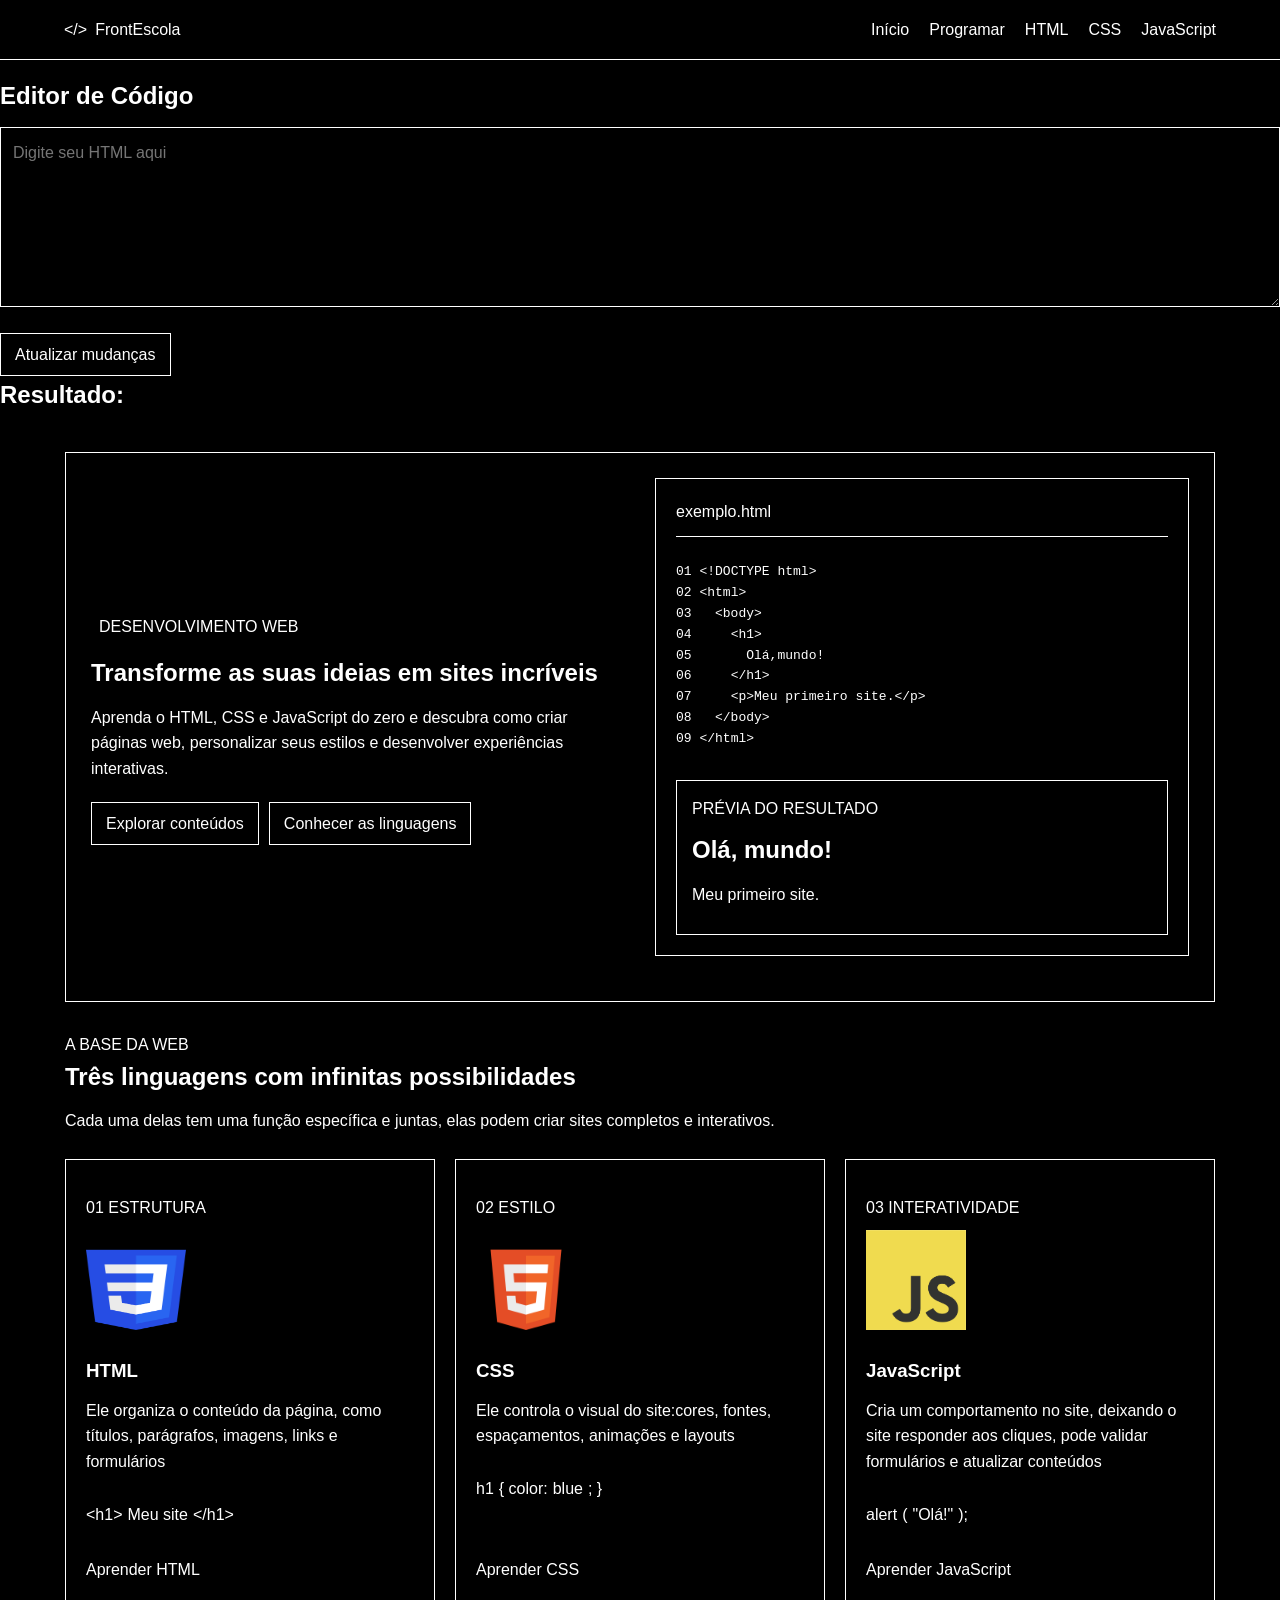
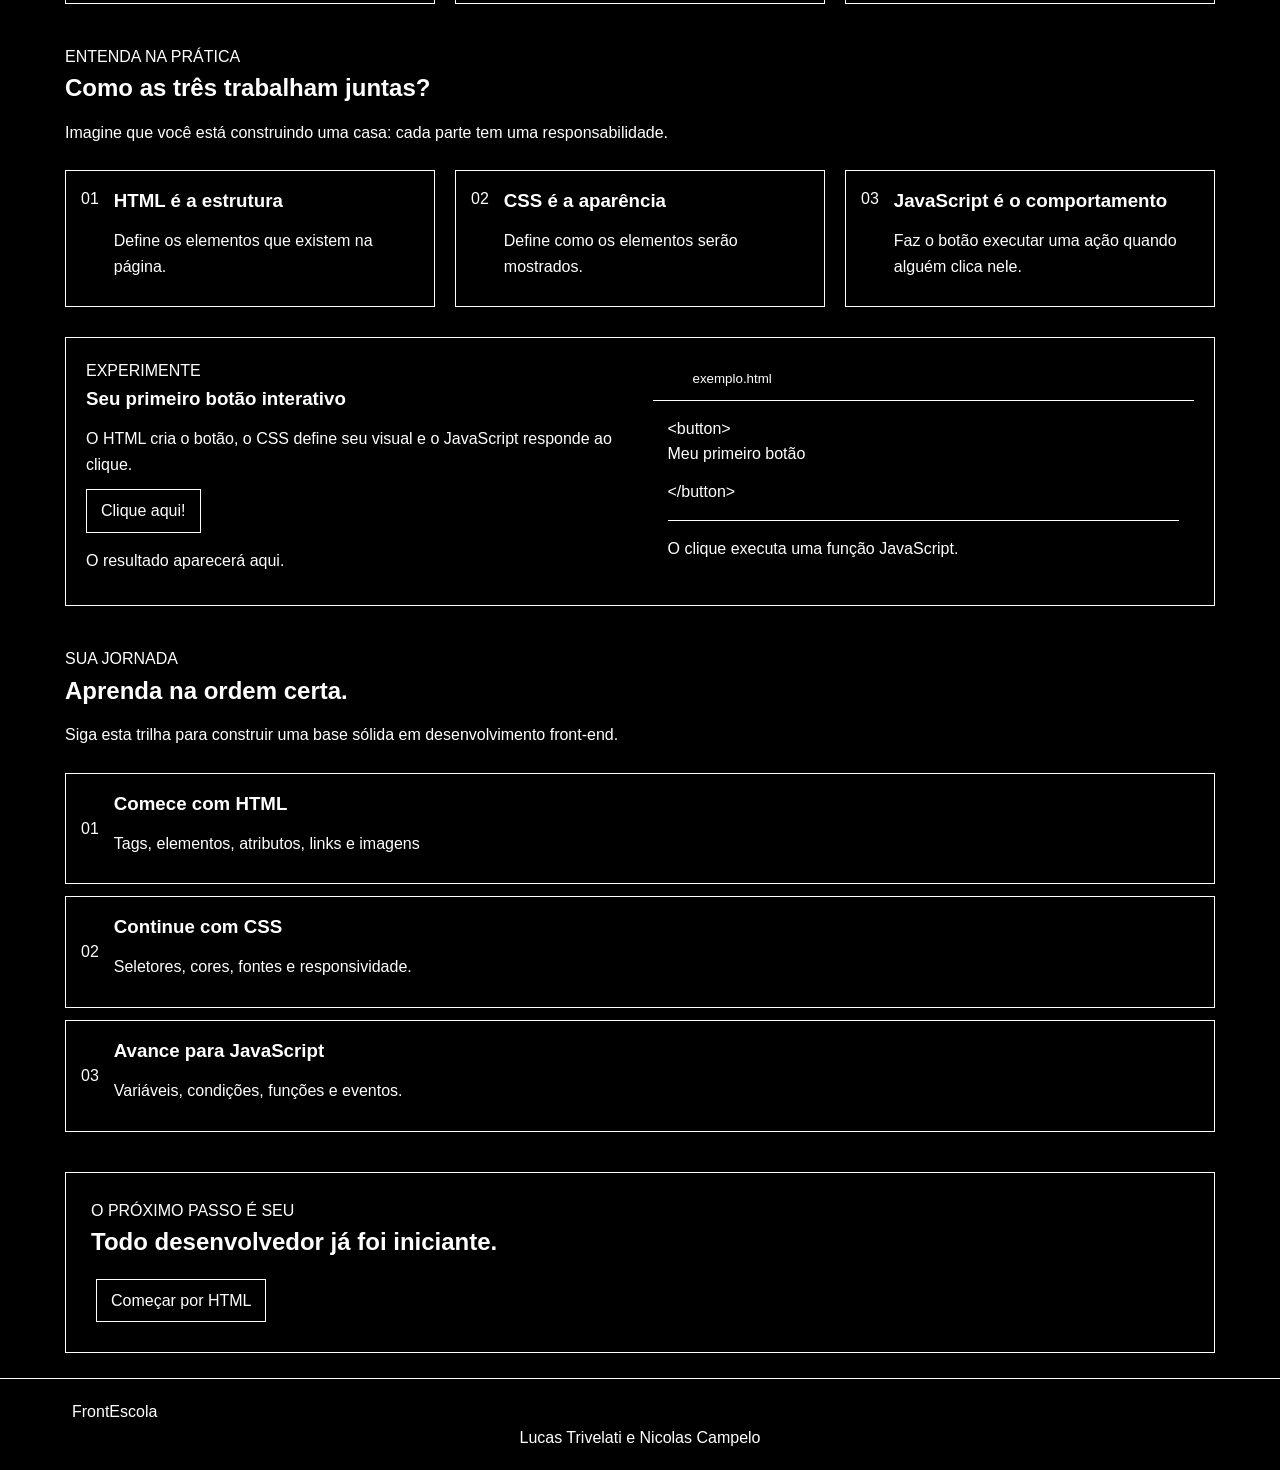
<file: index.html>
<!DOCTYPE html>
<html lang="pt-br">
<head>
    <meta charset="UTF-8">
    <meta name="viewport" content="width=device-width, initial-scale=1.0">
    <meta name="theme-color" content="#0b1020">
    <title>FrontEscola</title>
    <link rel="stylesheet" href="SitePWcss.css">
    <script src="SitePWjs.js" defer></script>
</head>

<body>

    <header class="cabeca">
        <div class="div11">
            <a href="#" class="marca">
                <span class="marca-icon">&lt;/&gt;</span>
                <span>Front<span class="destaque">Escola</span></span>
            </a>
        </div>

        <div class="div12">
            <nav class="menugrid">

                <a href="#inicio">Início</a>
                <a href="#teste">Programar</a>
                <a href="htmlPW.html">HTML</a>
                <a href="cssPW.html">CSS</a>
                <a href="jsPw.html">JavaScript</a>
            </nav>
        </div>



    </header>
 <br><br><br>
   

    <section id="teste">
        <h1>Editor de Código</h1>

    <textarea id="codigo" placeholder="Digite seu HTML aqui"></textarea>

    <br>

    <button id="atualizar" class="botao">Atualizar mudanças</button>

    <h2>Resultado:</h2>

    <div id="resultado"></div>
</section>
    <main>
        <section class="sec" id="inicio">
            <div class="secconteudo">
                <span class="etiqueta">

                    <span class="ponto"></span>
                    DESENVOLVIMENTO WEB
                </span>

                <h1>Transforme as suas ideias em <span class="gradiente">sites incríveis</span></h1>

                <p class="sectexto">
                    Aprenda o HTML, CSS e JavaScript do zero e descubra como criar páginas web, personalizar seus estilos
                    e desenvolver experiências interativas.
                </p>

                <div class="sec-botoes">
                    <a href="#trilha" class="botao botaoprinc">Explorar conteúdos</a>
                    <a href="#tecnologias" class="botao botaosec">Conhecer as linguagens</a>
                </div>


            </div>

            <div class="codigo-card">
                <div class="codigo-topo">
                        <span>exemplo.html</span>
                    
                </div>

                <div class="codigo">
                    <div><span>01</span> <span>&lt;!DOCTYPE</span> <span>html</span><span>&gt;</span></div>
                    <div><span>02</span> <span>&lt;html&gt;</span></div>
                    <div><span>03</span> &nbsp;&nbsp;<span>&lt;body&gt;</span></div>
                    <div><span>04</span> &nbsp;&nbsp;&nbsp;&nbsp;<span>&lt;h1&gt;</span></div>


                    <div><span>05</span> &nbsp;&nbsp;&nbsp;&nbsp;&nbsp;&nbsp;<span>Olá,mundo!</span></div>
                    <div><span>06</span> &nbsp;&nbsp;&nbsp;&nbsp;<span>&lt;/h1&gt;</span></div>
                    <div><span>07</span> &nbsp;&nbsp;&nbsp;&nbsp;<span>&lt;p&gt;</span><span>Meu primeiro site.</span><span>&lt;/p&gt;</span></div>
                    <div><span>08</span> &nbsp;&nbsp;<span >&lt;/body&gt;</span></div>
                    <div><span>09</span> <span >&lt;/html&gt;</span></div>
                </div>

                <div class="preview">
                    <span class="preview-titulo">PRÉVIA DO RESULTADO</span>
                    <h2>Olá, mundo!</h2>
                    <p>Meu primeiro site.</p>
                </div>
            </div>
        </section>

        <section class="tecnologias secao" id="tecnologias">
            <div class="secao-cabecalho">
                <span class="subtitulo">A BASE DA WEB</span>
                <h2>Três linguagens com <span class="gradiente">infinitas possibilidades</span></h2>
                <p>Cada uma delas tem uma função específica e juntas, elas podem criar sites completos e interativos.</p>
            </div>

            <div class="cards-tecnologia">
                <article class="tecnologia-card card-html" id="html">



                    <div class="icone-linguagem"></div>
                    <span class="nivel">01 ESTRUTURA</span><img class="logo" src="img1.webp">
                    <br>


                    <h3>HTML</h3>
                    <p>Ele organiza o conteúdo da página, como títulos, parágrafos, imagens, links e
                        formulários</p>
                    <div class="mini-codigo">
                        <span class="codigo-tag">&lt;h1&gt;</span> Meu site
                        <span class="codigo-tag">&lt;/h1&gt;</span>
                    </div>
                    <a href="htmlPW.html" class="link-card">Aprender HTML</a>
                </article>

                <article class="tecnologia-card card-css" id="css">
                    <div class="icone-linguagem"></div>
                    <span class="nivel">02 ESTILO</span><img class="logo" src="img2.webp">
                    <br>
                    <h3>CSS</h3>
                    <p>Ele controla o visual do site:cores, fontes, espaçamentos, animações e layouts
                        </p>
                    <div class="mini-codigo">
                        <span class="codigo-tag">h1</span> { color:
                        <span class="codigo-cor">blue</span>; }
                    </div>
                    <a href="cssPW.html" class="link-card">Aprender CSS</a>
                </article>

                <article class="tecnologia-card card-js" id="js">
                    <div class="icone-linguagem"></div>
                    <span class="nivel">03 INTERATIVIDADE</span><img class="logo" src="img3.png">
                    <br>
                    <h3>JavaScript</h3>
                    <p>Cria um comportamento no site, deixando o site responder aos cliques, pode validar formulários e atualizar
                        conteúdos</p>
                    <div class="mini-codigo">
                        <span class="codigo-tag">alert</span>(<span class="codigo-cor">"Olá!"</span>);
                    </div>


                    <a href="jsPW.html" class="link-card">Aprender JavaScript</a>
                </article>
            </div>
        </section>

        <section class="comparacao secao">
            <div class="secao-cabecalho">
                <span class="subtitulo">ENTENDA NA PRÁTICA</span>
                <h2>Como as três trabalham juntas?</h2>
                <p>Imagine que você está construindo uma casa: cada parte tem uma responsabilidade.</p>
            </div>

            <div class="comparacao-grid">
                <div class="comparacao-item">
                    <span class="comparacao-numero html-numero">01</span>
                    <div>
                        <h3>HTML é a estrutura</h3>
                        <p>Define os elementos que existem na página.</p>
                    </div>
                </div>

                <div class="comparacao-item">
                    <span class="comparacao-numero css-numero">02</span>
                    <div>
                        <h3>CSS é a aparência</h3>
                        <p>Define como os elementos serão mostrados.</p>
                    </div>
                </div>

                <div class="comparacao-item">
                    <span class="comparacao-numero js-numero">03</span>
                    <div>
                        <h3>JavaScript é o comportamento</h3>
                        <p>Faz o botão executar uma ação quando alguém clica nele.</p>
                    </div>
                </div>
            </div>

            <div class="exemplo-interativo">
                <div class="exemplo-conteudo">
                    <span class="subtitulo">EXPERIMENTE</span>
                    <h3>Seu primeiro botão interativo</h3>
                    <p>O HTML cria o botão, o CSS define seu visual e o JavaScript responde ao clique.</p>
                    <button class="botao botaoprinc" id="botao-exemplo">Clique aqui!</button>
                    <p id="resultado-exemplo" class="resultado-exemplo">O resultado aparecerá aqui.</p>
                </div>
                <div class="exemplo-visual">
                    <div class="janela-topo">
                        <span></span><span></span><span></span>
                        <small>exemplo.html</small>
                    </div>
                    <div class="janela-conteudo">
                        <span class="codigo-tag">&lt;button&gt;</span>
                        <p>Meu primeiro botão</p>
                        <span class="codigo-tag">&lt;/button&gt;</span>
                        <div class="linha-divisoria"></div>
                        <span class="codigo-comentario">O clique executa uma função JavaScript.</span>
                    </div>
                </div>
            </div>
        </section>

        <section class="trilha secao" id="trilha">
            <div class="secao-cabecalho">
                <span class="subtitulo">SUA JORNADA</span>
                <h2>Aprenda na ordem certa.</h2>
                <p>Siga esta trilha para construir uma base sólida em desenvolvimento front-end.</p>
            </div>

            <div class="trilha-lista">
                <a href="htmlPW.html" class="trilha-item">
                    <span class="trilha-icon html-numero">01</span>
                    <div>
                        <h3>Comece com HTML</h3>
                        <p>Tags, elementos, atributos, links e imagens</p>
                    </div>
                    
                </a>

                <a href="cssPW.html" class="trilha-item">
                    <span class="trilha-icon css-numero">02</span>
                    <div>
                        <h3>Continue com CSS</h3>
                        <p>Seletores, cores, fontes e responsividade.</p>
                    </div>
                    
                </a>

                <a href="jsPW.html" class="trilha-item">
                    <span class="trilha-icon js-numero">03</span>
                    <div>
                        <h3>Avance para JavaScript</h3>
                        <p>Variáveis, condições, funções e eventos.</p>
                    </div>
                    
                </a>
            </div>
        </section>

        <section class="chamada">
            <span class="subtitulo">O PRÓXIMO PASSO É SEU</span>
            <h2>Todo desenvolvedor já foi iniciante.</h2>

            <a href="htmlPW.html" class="botao botao-princ">Começar por HTML</a>
        </section>
    </main>

    <footer class="rodape">
        <a href="#" class="marca">
            <span class="marca-icon"></span>
            <span>Front<span class="destaque">Escola</span></span>
        </a>

        <p class="autores">Lucas Trivelati e Nicolas Campelo</p>

    </footer>

</body>

</html>
</file>
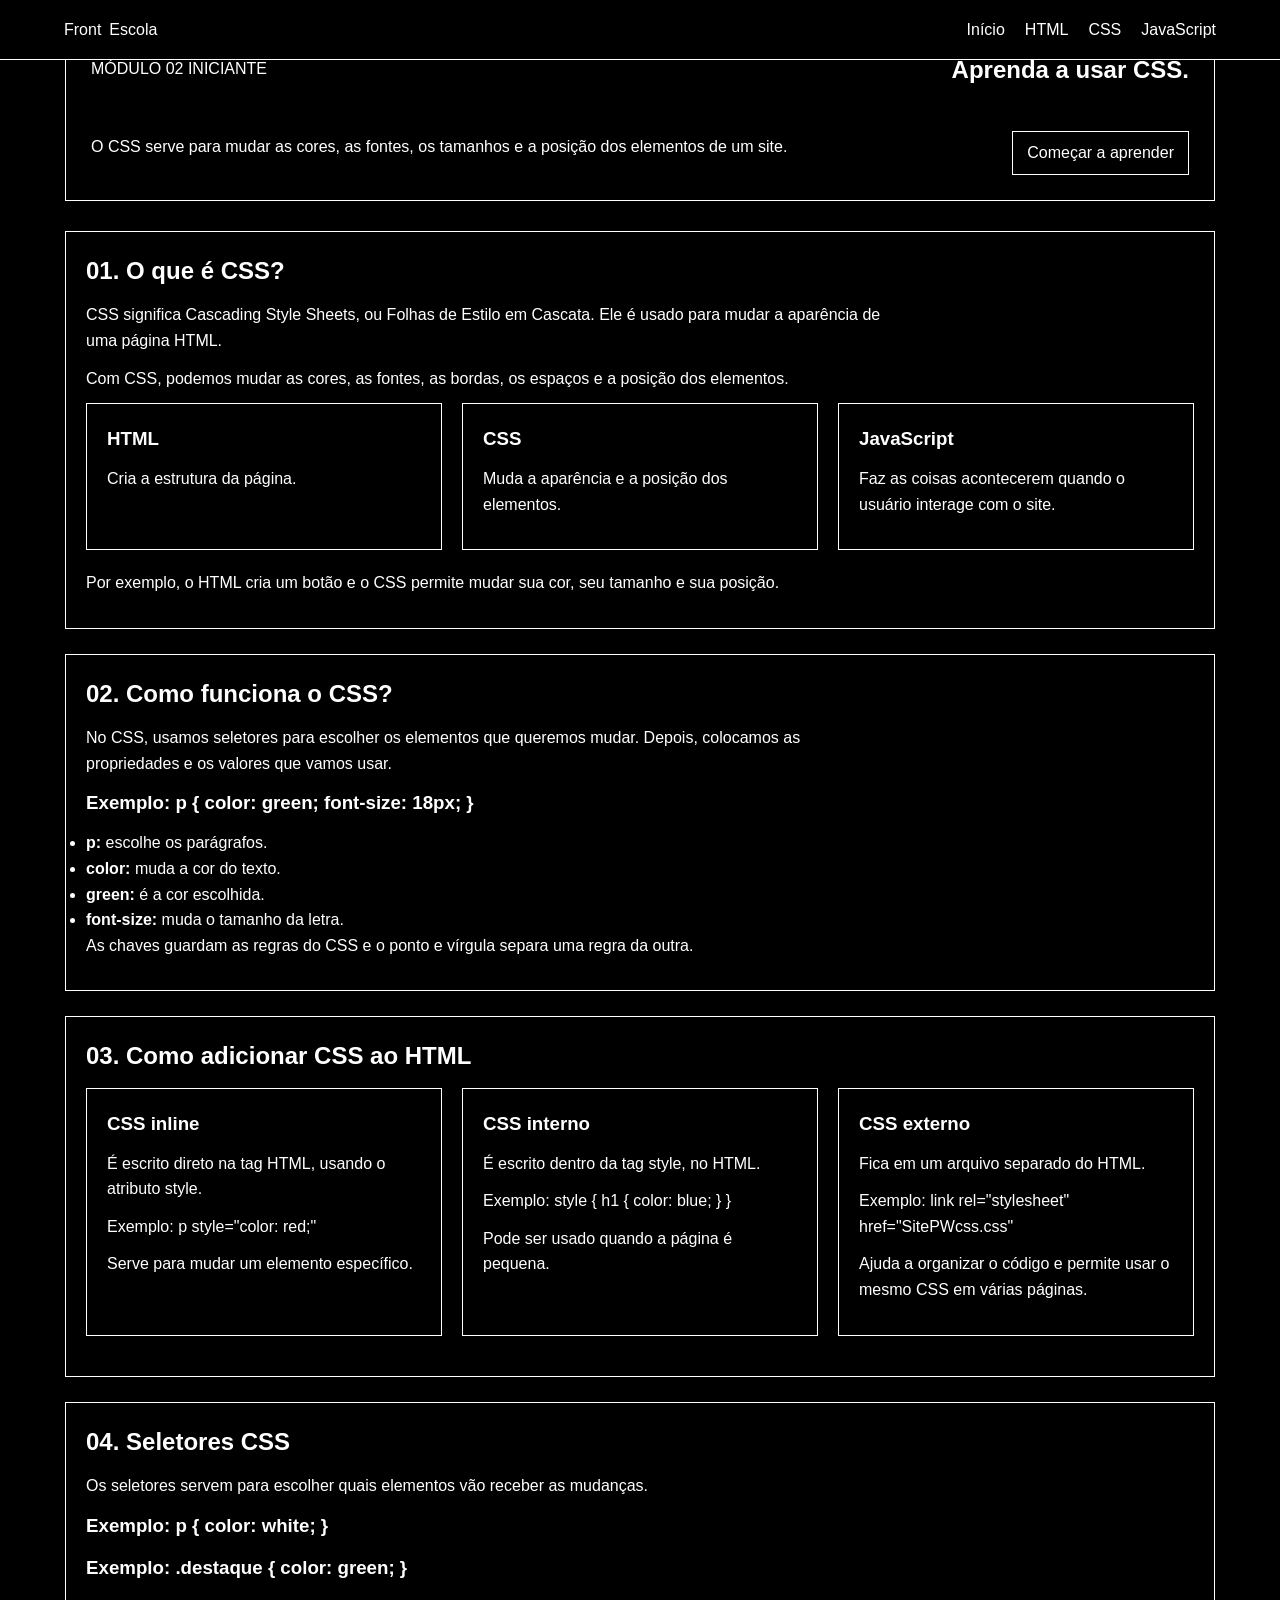
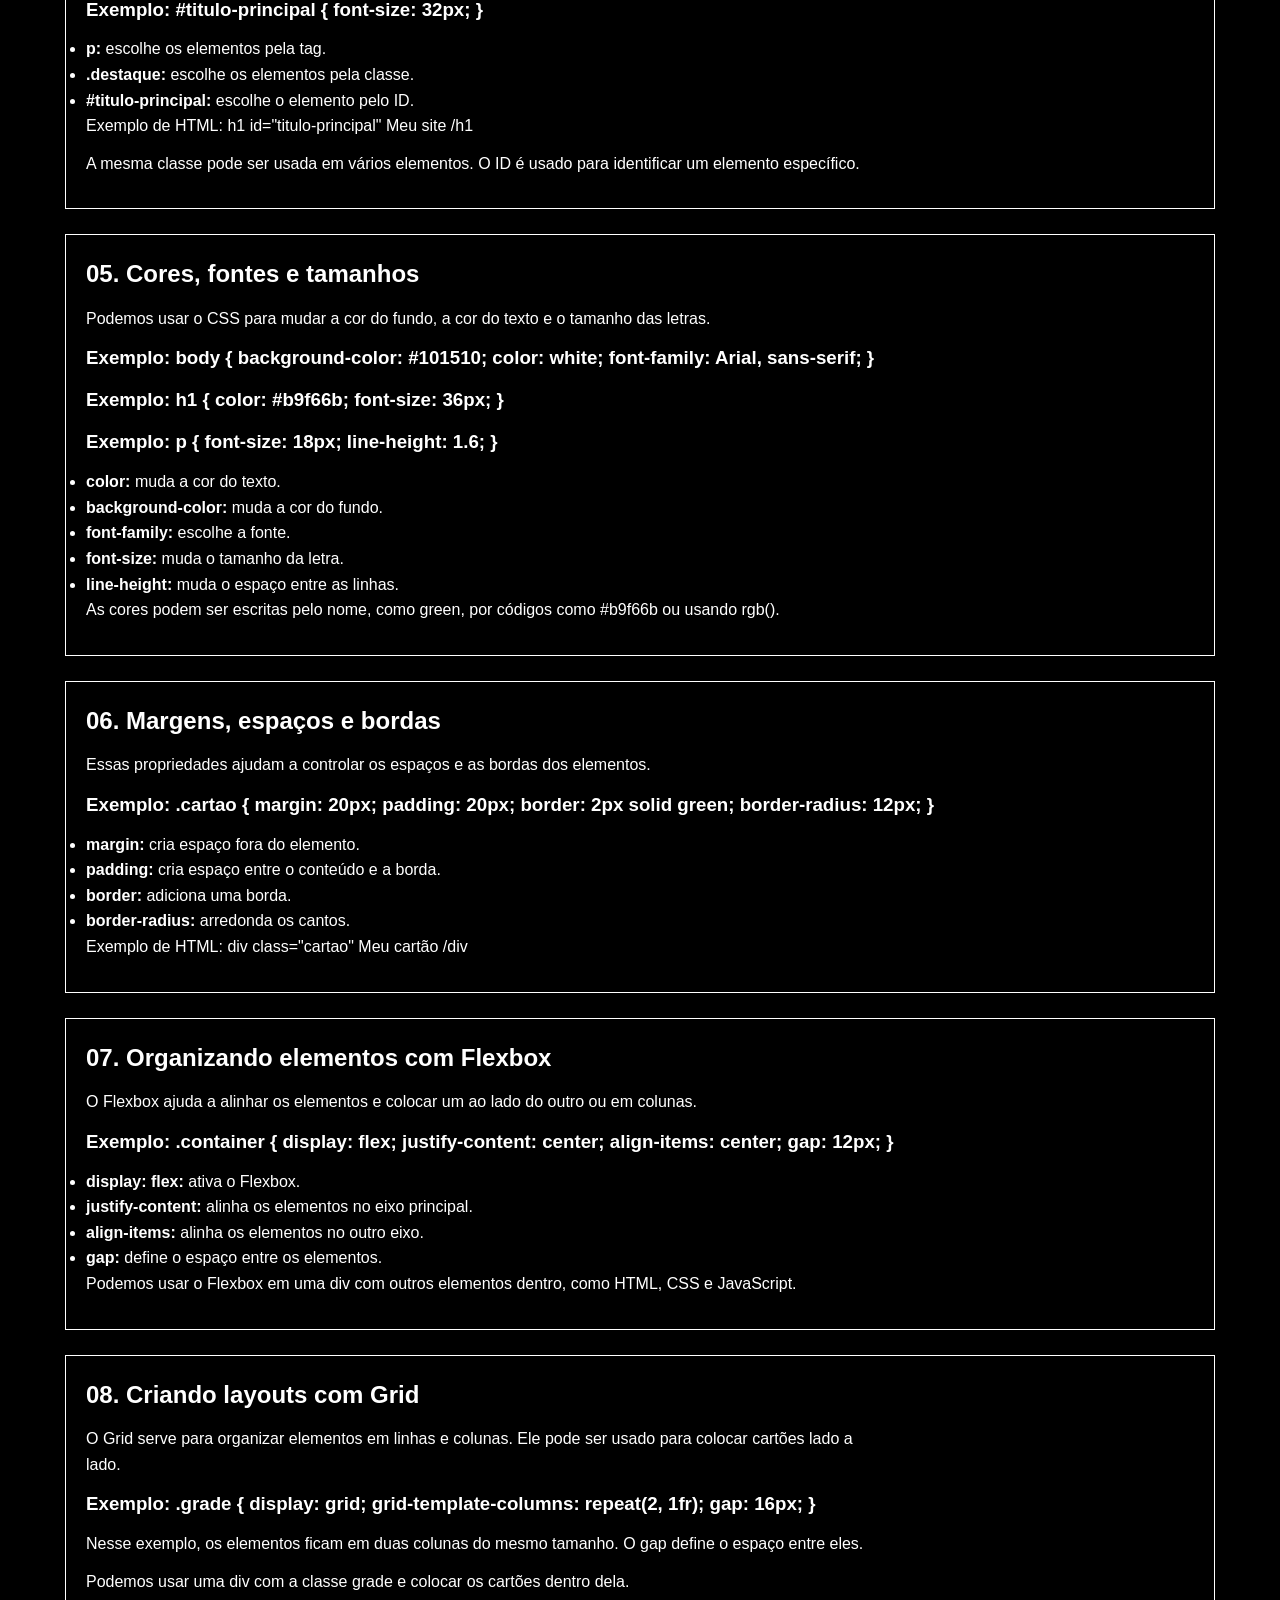
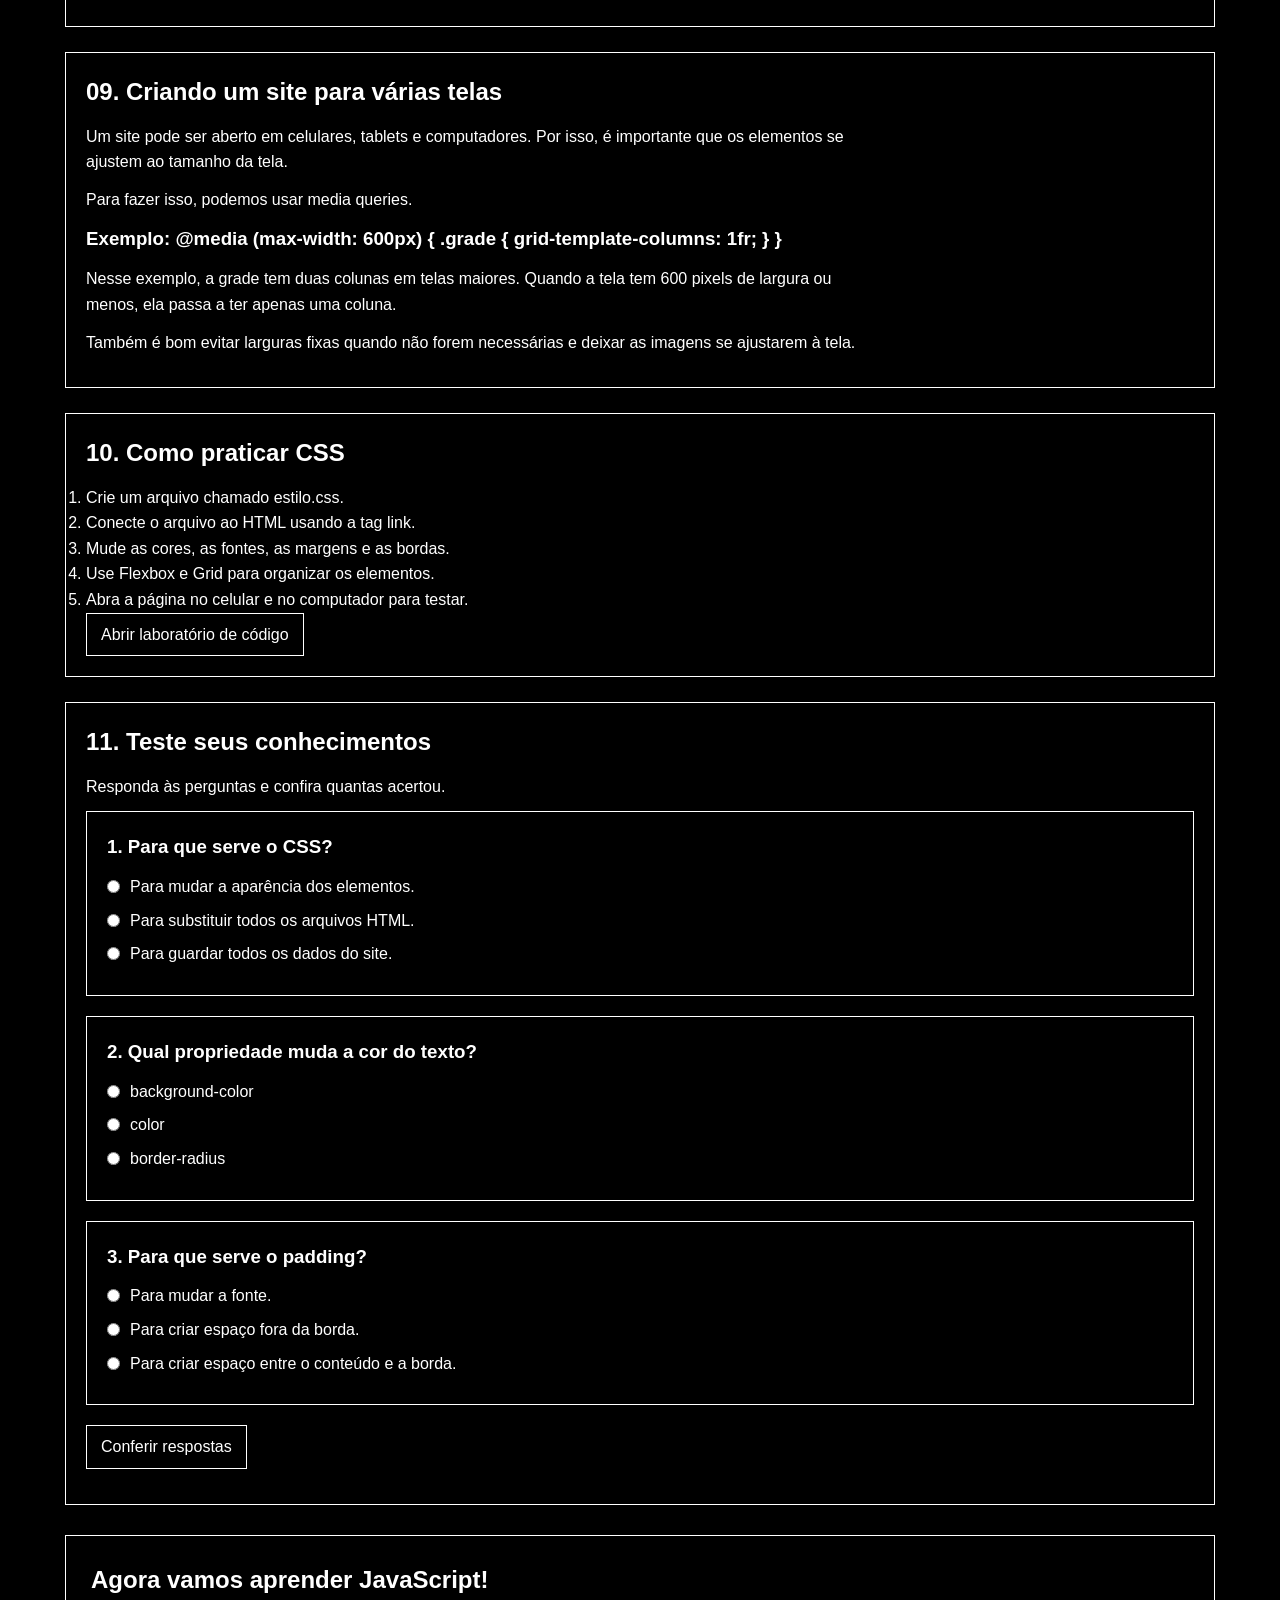
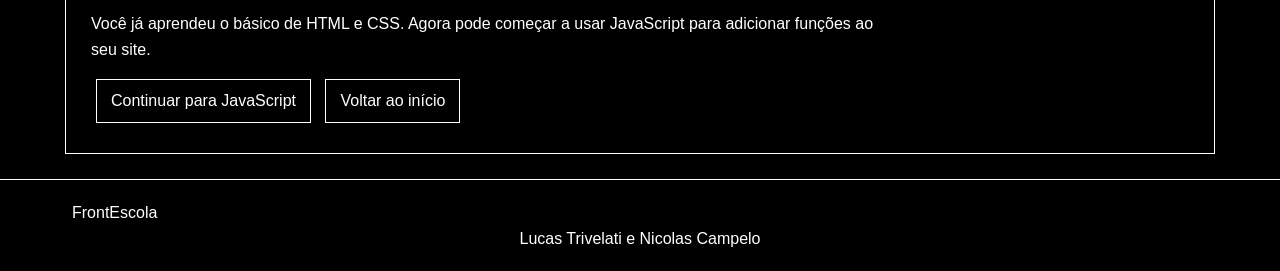
<file: cssPW.html>
<!DOCTYPE html>
<html lang="pt-BR">
<head>
    <meta charset="UTF-8">
    <meta name="viewport" content="width=device-width, initial-scale=1">
    <meta name="theme-color" content="#101510">
    <title>FrontEscola</title>
    <link rel="stylesheet" href="SitePWcss.css">
    <script src="SitePWjs.js" defer></script>
</head>
<body>

    <header class="cabeca">
        <a href="index.html" class="marca">
            <span>Front</span>Escola
        </a>

        <nav class="menugrid">
            <a href="index.html">Início</a>
            <a href="htmlPW.html">HTML</a>
            <a href="cssPW.html">CSS</a>
            <a href="jsPw.html">JavaScript</a>
        </nav>
    </header>

    <main class="aula">

        <section class="sec">
            <span class="etiqueta">MÓDULO 02  INICIANTE</span>
            <h1>Aprenda a usar <span class="destaque">CSS.</span></h1>
            <p>
                O CSS serve para mudar as cores, as fontes, os tamanhos
                e a posição dos elementos de um site.
            </p>
            <a href="#introducao" class="botao-aula">Começar a aprender</a>
        </section>

        <section id="introducao" class="secao-aula">
            <h2>01. O que é CSS?</h2>

            <p>
                CSS significa Cascading Style Sheets, ou Folhas de Estilo
                em Cascata. Ele é usado para mudar a aparência de uma página HTML.
            </p>

            <p>
                Com CSS, podemos mudar as cores, as fontes, as bordas,
                os espaços e a posição dos elementos.
            </p>

            <div class="cards-tecnologia">
                <article class="codigo-card">
                    <h3>HTML</h3>
                    <p>Cria a estrutura da página.</p>
                </article>

                <article class="codigo-card">
                    <h3>CSS</h3>
                    <p>Muda a aparência e a posição dos elementos.</p>
                </article>

                <article class="codigo-card">
                    <h3>JavaScript</h3>
                    <p>Faz as coisas acontecerem quando o usuário interage com o site.</p>
                </article>
            </div>

            <p>
                Por exemplo, o HTML cria um botão e o CSS permite
                mudar sua cor, seu tamanho e sua posição.
            </p>
        </section>

        <section class="secao-aula">
            <h2>02. Como funciona o CSS?</h2>

            <p>
                No CSS, usamos seletores para escolher os elementos
                que queremos mudar. Depois, colocamos as propriedades
                e os valores que vamos usar.
            </p>

            <h3>Exemplo: p { color: green; font-size: 18px; }</h3>

            <ul>
                <li><strong>p:</strong> escolhe os parágrafos.</li>
                <li><strong>color:</strong> muda a cor do texto.</li>
                <li><strong>green:</strong> é a cor escolhida.</li>
                <li><strong>font-size:</strong> muda o tamanho da letra.</li>
            </ul>

            <p>
                As chaves guardam as regras do CSS e o ponto e vírgula
                separa uma regra da outra.
            </p>
        </section>

        <section class="secao-aula">
            <h2>03. Como adicionar CSS ao HTML</h2>

            <div class="cards-tecnologia">
                <article class="codigo-card">
                    <h3>CSS inline</h3>
                    <p>É escrito direto na tag HTML, usando o atributo style.</p>
                    <p>Exemplo: p style="color: red;"</p>
                    <p>Serve para mudar um elemento específico.</p>
                </article>

                <article class="codigo-card">
                    <h3>CSS interno</h3>
                    <p>É escrito dentro da tag style, no HTML.</p>
                    <p>Exemplo: style { h1 { color: blue; } }</p>
                    <p>Pode ser usado quando a página é pequena.</p>
                </article>

                <article class="codigo-card">
                    <h3>CSS externo</h3>
                    <p>Fica em um arquivo separado do HTML.</p>
                    <p>Exemplo: link rel="stylesheet" href="SitePWcss.css"</p>
                    <p>Ajuda a organizar o código e permite usar o mesmo CSS em várias páginas.</p>
                </article>
            </div>
        </section>

        <section class="secao-aula">
            <h2>04. Seletores CSS</h2>

            <p>
                Os seletores servem para escolher quais elementos
                vão receber as mudanças.
            </p>

            <h3>Exemplo: p { color: white; }</h3>
            <h3>Exemplo: .destaque { color: green; }</h3>
            <h3>Exemplo: #titulo-principal { font-size: 32px; }</h3>

            <ul>
                <li><strong>p:</strong> escolhe os elementos pela tag.</li>
                <li><strong>.destaque:</strong> escolhe os elementos pela classe.</li>
                <li><strong>#titulo-principal:</strong> escolhe o elemento pelo ID.</li>
            </ul>

            <p>
                Exemplo de HTML: h1 id="titulo-principal" Meu site /h1
            </p>

            <p>
                A mesma classe pode ser usada em vários elementos.
                O ID é usado para identificar um elemento específico.
            </p>
        </section>

        <section class="secao-aula">
            <h2>05. Cores, fontes e tamanhos</h2>

            <p>
                Podemos usar o CSS para mudar a cor do fundo,
                a cor do texto e o tamanho das letras.
            </p>

            <h3>Exemplo: body { background-color: #101510; color: white; font-family: Arial, sans-serif; }</h3>
            <h3>Exemplo: h1 { color: #b9f66b; font-size: 36px; }</h3>
            <h3>Exemplo: p { font-size: 18px; line-height: 1.6; }</h3>

            <ul>
                <li><strong>color:</strong> muda a cor do texto.</li>
                <li><strong>background-color:</strong> muda a cor do fundo.</li>
                <li><strong>font-family:</strong> escolhe a fonte.</li>
                <li><strong>font-size:</strong> muda o tamanho da letra.</li>
                <li><strong>line-height:</strong> muda o espaço entre as linhas.</li>
            </ul>

            <p>
                As cores podem ser escritas pelo nome, como green,
                por códigos como #b9f66b ou usando rgb().
            </p>
        </section>

        <section class="secao-aula">
            <h2>06. Margens, espaços e bordas</h2>

            <p>
                Essas propriedades ajudam a controlar os espaços
                e as bordas dos elementos.
            </p>

            <h3>Exemplo: .cartao { margin: 20px; padding: 20px; border: 2px solid green; border-radius: 12px; }</h3>

            <ul>
                <li><strong>margin:</strong> cria espaço fora do elemento.</li>
                <li><strong>padding:</strong> cria espaço entre o conteúdo e a borda.</li>
                <li><strong>border:</strong> adiciona uma borda.</li>
                <li><strong>border-radius:</strong> arredonda os cantos.</li>
            </ul>

            <p>
                Exemplo de HTML: div class="cartao" Meu cartão /div
            </p>
        </section>

        <section class="secao-aula">
            <h2>07. Organizando elementos com Flexbox</h2>

            <p>
                O Flexbox ajuda a alinhar os elementos e colocar
                um ao lado do outro ou em colunas.
            </p>

            <h3>Exemplo: .container { display: flex; justify-content: center; align-items: center; gap: 12px; }</h3>

            <ul>
                <li><strong>display: flex:</strong> ativa o Flexbox.</li>
                <li><strong>justify-content:</strong> alinha os elementos no eixo principal.</li>
                <li><strong>align-items:</strong> alinha os elementos no outro eixo.</li>
                <li><strong>gap:</strong> define o espaço entre os elementos.</li>
            </ul>

            <p>
                Podemos usar o Flexbox em uma div com outros elementos
                dentro, como HTML, CSS e JavaScript.
            </p>
        </section>

        <section class="secao-aula">
            <h2>08. Criando layouts com Grid</h2>

            <p>
                O Grid serve para organizar elementos em linhas
                e colunas. Ele pode ser usado para colocar cartões lado a lado.
            </p>

            <h3>Exemplo: .grade { display: grid; grid-template-columns: repeat(2, 1fr); gap: 16px; }</h3>

            <p>
                Nesse exemplo, os elementos ficam em duas colunas
                do mesmo tamanho. O gap define o espaço entre eles.
            </p>

            <p>
                Podemos usar uma div com a classe grade e colocar
                os cartões dentro dela.
            </p>
        </section>

        <section class="secao-aula">
            <h2>09. Criando um site para várias telas</h2>

            <p>
                Um site pode ser aberto em celulares, tablets
                e computadores. Por isso, é importante que os
                elementos se ajustem ao tamanho da tela.
            </p>

            <p>
                Para fazer isso, podemos usar media queries.
            </p>

            <h3>Exemplo: @media (max-width: 600px) { .grade { grid-template-columns: 1fr; } }</h3>

            <p>
                Nesse exemplo, a grade tem duas colunas em telas
                maiores. Quando a tela tem 600 pixels de largura
                ou menos, ela passa a ter apenas uma coluna.
            </p>

            <p>
                Também é bom evitar larguras fixas quando não forem
                necessárias e deixar as imagens se ajustarem à tela.
            </p>
        </section>

        <section class="secao-aula">
            <h2>10. Como praticar CSS</h2>

            <ol>
                <li>Crie um arquivo chamado estilo.css.</li>
                <li>Conecte o arquivo ao HTML usando a tag link.</li>
                <li>Mude as cores, as fontes, as margens e as bordas.</li>
                <li>Use Flexbox e Grid para organizar os elementos.</li>
                <li>Abra a página no celular e no computador para testar.</li>
            </ol>

            <a href="index.html#laboratorio" class="botao-aula">
                Abrir laboratório de código
            </a>
        </section>

        <section class="secao-aula">
            <h2>11. Teste seus conhecimentos</h2>

            <p>Responda às perguntas e confira quantas acertou.</p>

            <div class="codigo-card">
                <h3>1. Para que serve o CSS?</h3>

                <label>
                    <input type="radio" name="pergunta1" value="a">
                    Para mudar a aparência dos elementos.
                </label>

                <label>
                    <input type="radio" name="pergunta1" value="b">
                    Para substituir todos os arquivos HTML.
                </label>

                <label>
                    <input type="radio" name="pergunta1" value="c">
                    Para guardar todos os dados do site.
                </label>
            </div>

            <div class="codigo-card">
                <h3>2. Qual propriedade muda a cor do texto?</h3>

                <label>
                    <input type="radio" name="pergunta2" value="a">
                    background-color
                </label>

                <label>
                    <input type="radio" name="pergunta2" value="b">
                    color
                </label>

                <label>
                    <input type="radio" name="pergunta2" value="c">
                    border-radius
                </label>
            </div>

            <div class="codigo-card">
                <h3>3. Para que serve o padding?</h3>

                <label>
                    <input type="radio" name="pergunta3" value="a">
                    Para mudar a fonte.
                </label>

                <label>
                    <input type="radio" name="pergunta3" value="b">
                    Para criar espaço fora da borda.
                </label>

                <label>
                    <input type="radio" name="pergunta3" value="c">
                    Para criar espaço entre o conteúdo e a borda.
                </label>
            </div>

            <button type="button" class="botao-aula" id="corrigir-quiz">
                Conferir respostas
            </button>

            <p id="resultado-quiz" aria-live="polite"></p>
        </section>

        <section class="chamada">
            <h2>Agora vamos aprender <span>JavaScript!</span></h2>
            <p>
                Você já aprendeu o básico de HTML e CSS.
                Agora pode começar a usar JavaScript para
                adicionar funções ao seu site.
            </p>
            <a href="jsPw.html" class="botao-aula">Continuar para JavaScript</a>
            <a href="index.html" class="botao-aula">Voltar ao início</a>
        </section>

    </main>

    <footer class="rodape">
        <a href="#" class="marca">
            <span class="marca-icon"></span>
            <span>Front<span class="destaque">Escola</span></span>
        </a>

        <p class="autores">Lucas Trivelati e Nicolas Campelo</p>
    </footer>

</body>
</html>
</file>
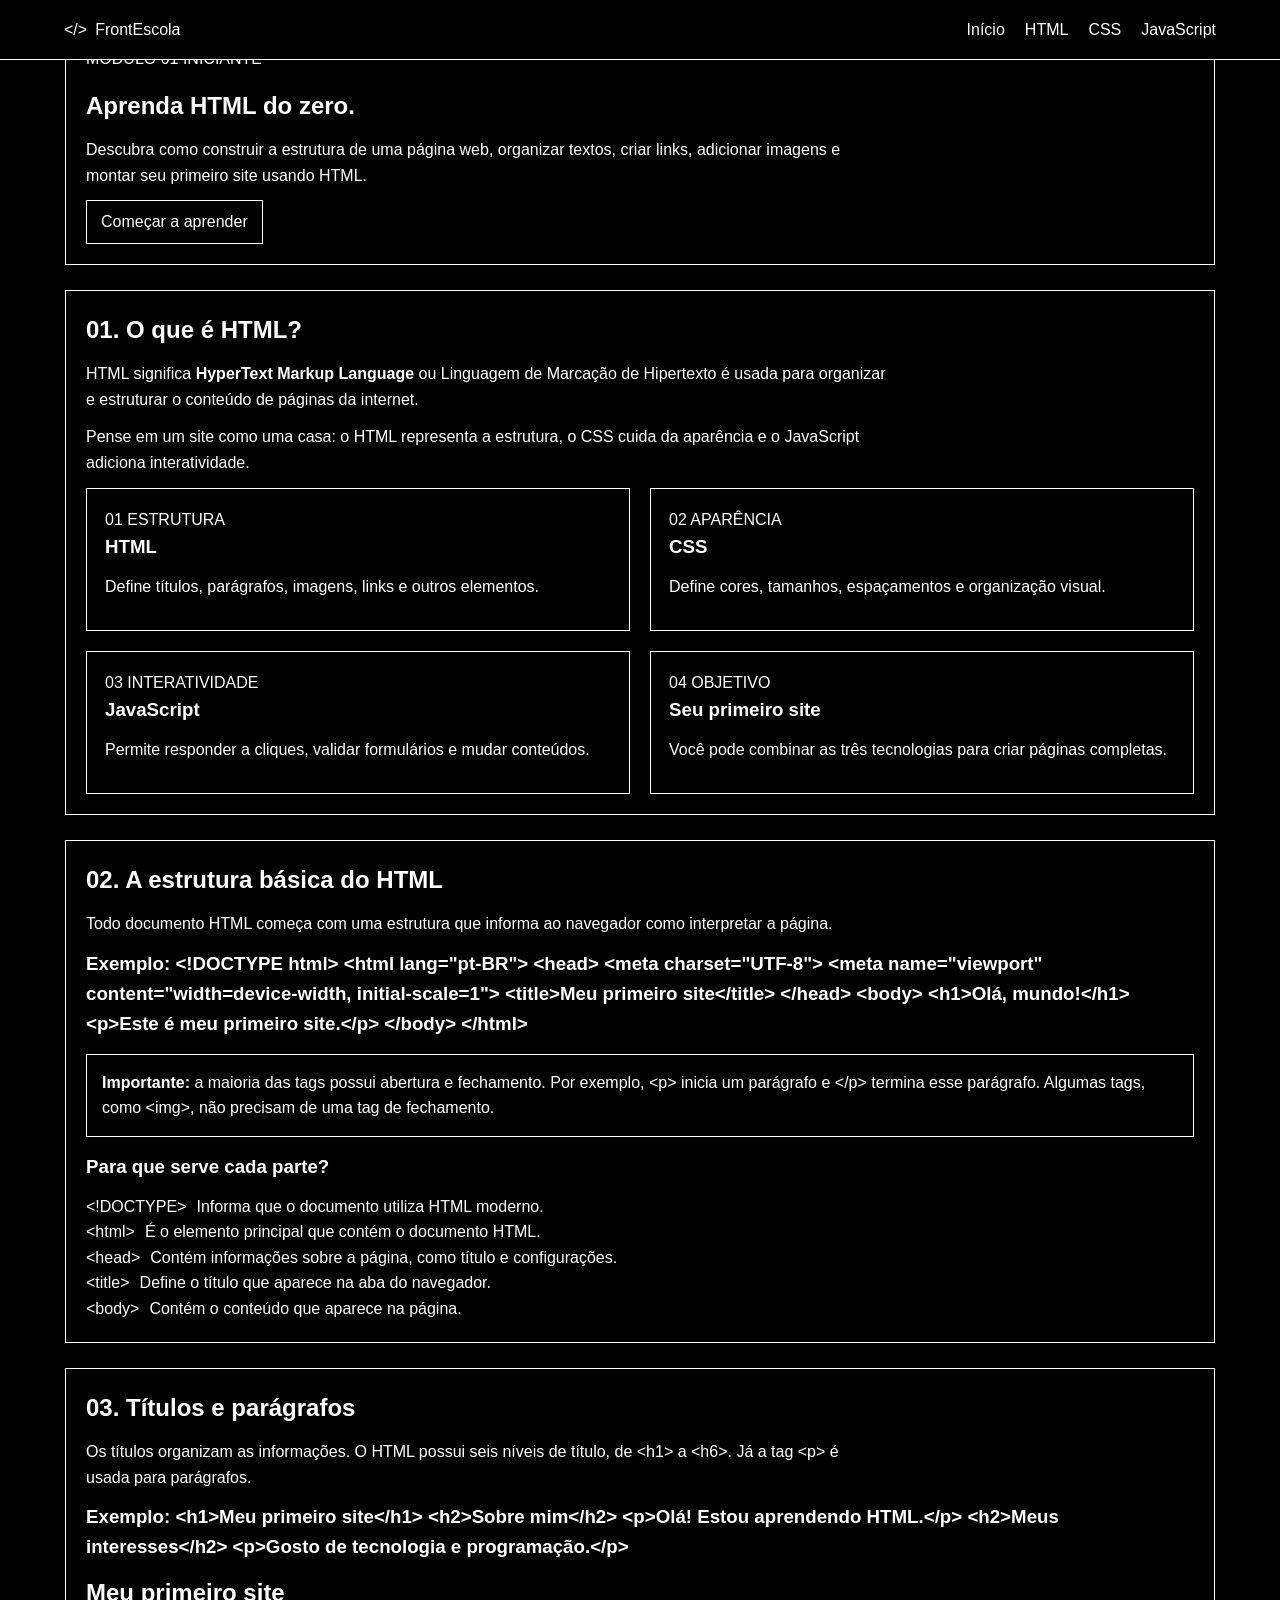
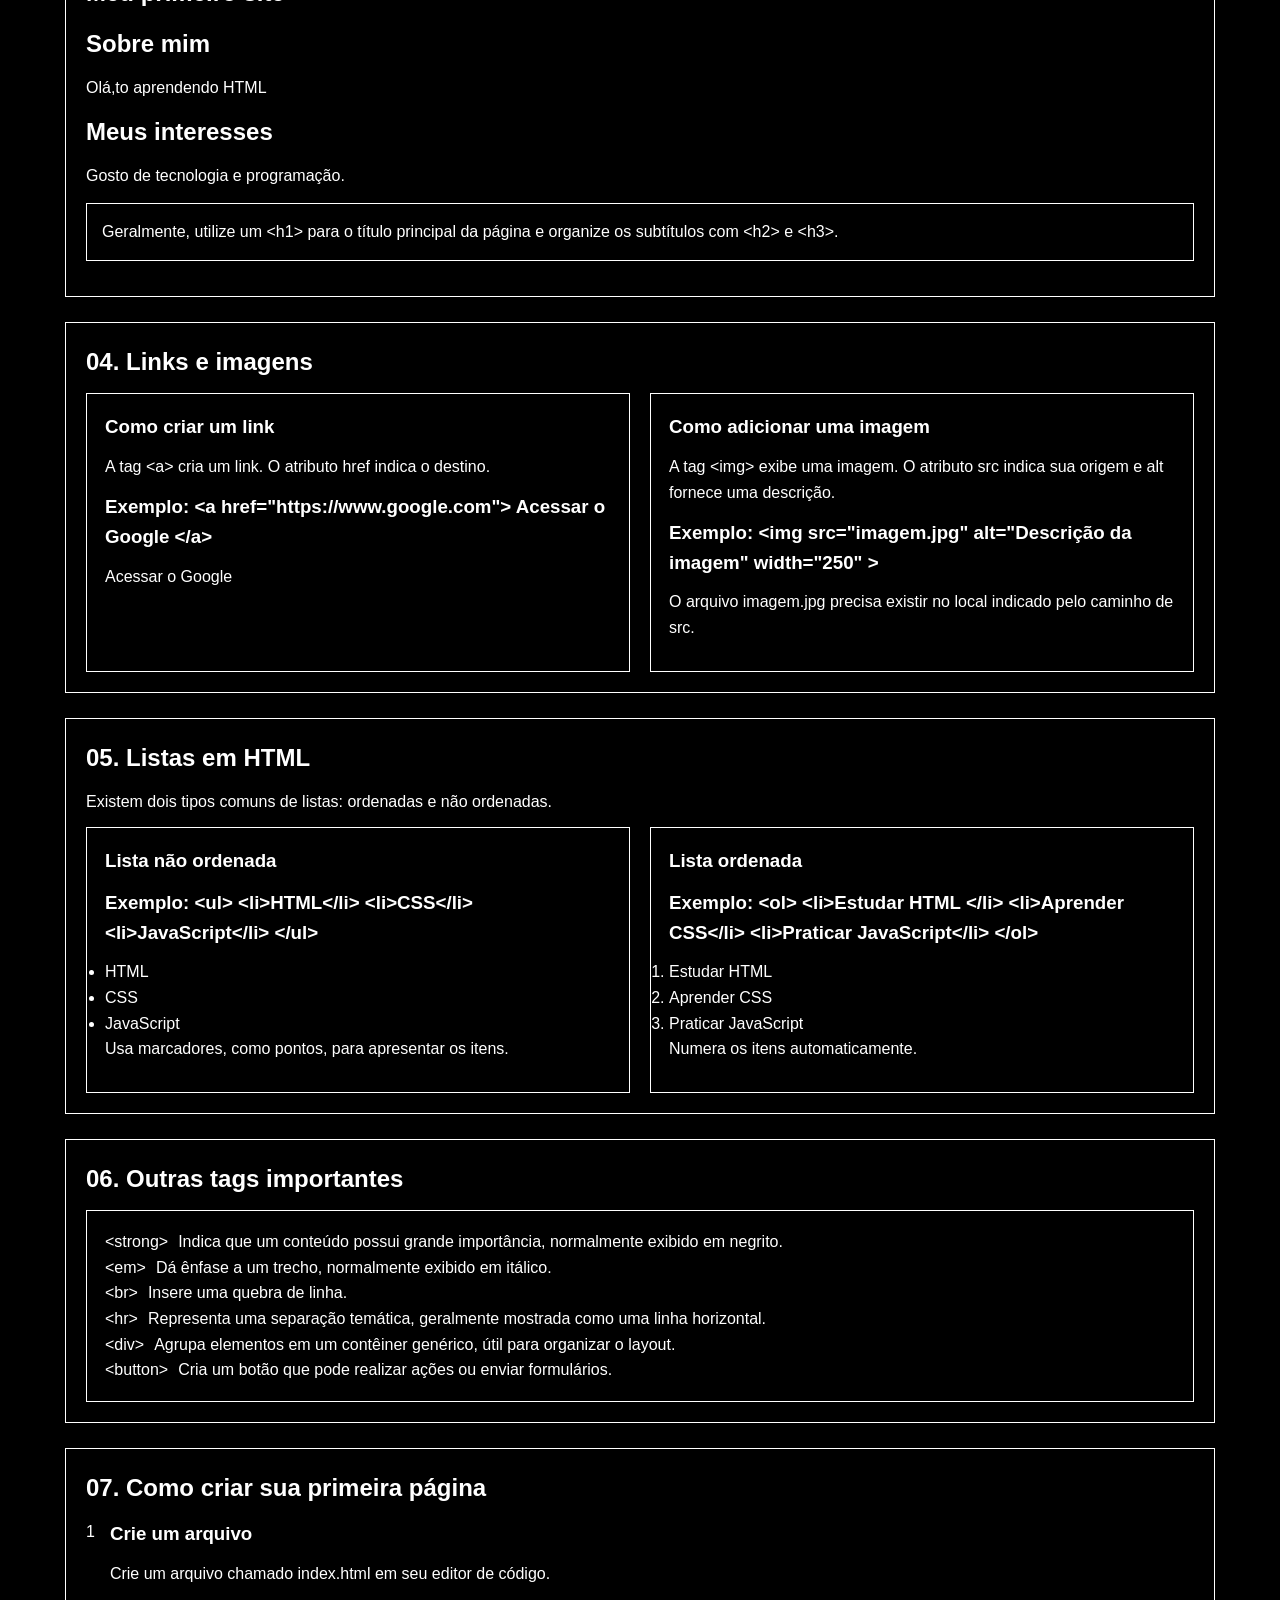
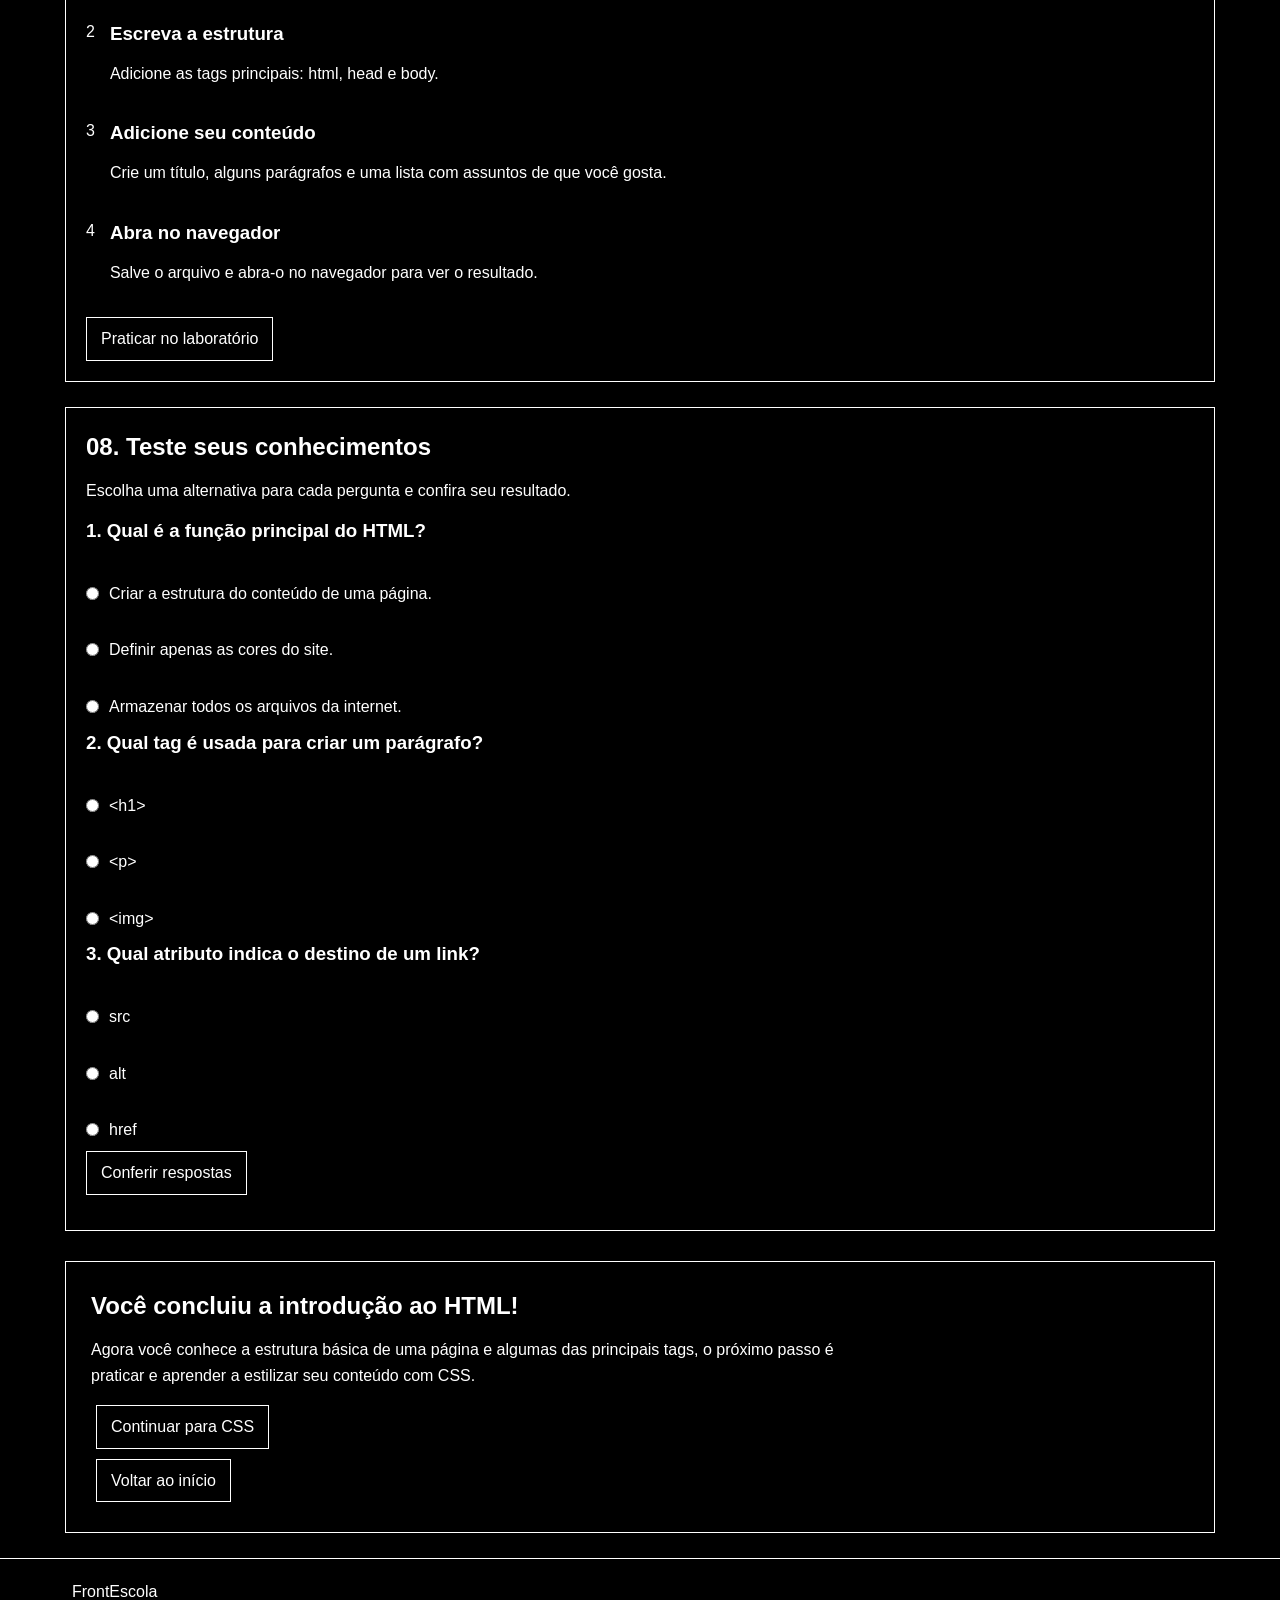
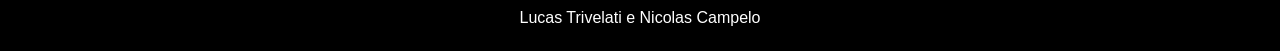
<file: htmlPW.html>
<!DOCTYPE html>
<html lang="pt-BR">
<head>
    <meta charset="UTF-8">
    <meta name="viewport" content="width=device-width, initial-scale=1">
    <meta name="theme-color" content="#101510">
    <title>FrontEscola</title>
    <link rel="stylesheet" href="SitePWcss.css">
    <script src="SitePWjs.js" defer></script>
</head>
<body>

    <header class="cabeca">
        <a href="index.html" class="marca">
            <span class="marca-icon">&lt;/&gt;</span>
            <span>Front<span class="destaque">Escola</span></span>
        </a>

        <nav class="menugrid">
            <a href="index.html">Início</a>
            <a href="htmlPW.html">HTML</a>
            <a href="cssPW.html">CSS</a>
            <a href="jsPw.html">JavaScript</a>
        </nav>
    </header>

    <main class="aula">

        <section class="aula-sec">
            <span class="etiqueta">MÓDULO 01  INICIANTE</span>

            <h1>Aprenda <span class="destaque">HTML</span> do zero.</h1>

            <p>
                Descubra como construir a estrutura de uma página web,
                organizar textos, criar links, adicionar imagens e montar
                seu primeiro site usando HTML.
            </p>

            <a href="#primeiros-passos" class="botao-aula">
                Começar a aprender
            </a>
        </section>

        <section class="secao-aula" id="primeiros-passos">
            <h2>01. O que é HTML?</h2>

            <p>
                HTML significa <strong>HyperText Markup Language</strong>
                ou Linguagem de Marcação de Hipertexto é usada para
                organizar e estruturar o conteúdo de páginas da internet.
            </p>

            <p>
                Pense em um site como uma casa: o HTML representa a
                estrutura, o CSS cuida da aparência e o JavaScript
                adiciona interatividade.
            </p>

            <div class="grade-aula">
                <article class="cartao-aula">
                    <div class="numero-aula">01  ESTRUTURA</div>
                    <h3 class="destaque">HTML</h3>
                    <p>Define títulos, parágrafos, imagens, links e outros elementos.</p>
                </article>

                <article class="cartao-aula">
                    <div class="numero-aula">02  APARÊNCIA</div>
                    <h3 class="destaque">CSS</h3>
                    <p>Define cores, tamanhos, espaçamentos e organização visual.</p>
                </article>

                <article class="cartao-aula">
                    <div class="numero-aula">03  INTERATIVIDADE</div>
                    <h3 class="destaque">JavaScript</h3>
                    <p>Permite responder a cliques, validar formulários e mudar conteúdos.</p>
                </article>


                <article class="cartao-aula">


                    <div class="numero-aula">04  OBJETIVO</div>
                    <h3 class="destaque">Seu primeiro site</h3>
                    <p>Você pode combinar as três tecnologias para criar páginas completas.</p>
                </article>
            </div>
        </section>

        <section class="secao-aula">
            <h2>02. A estrutura básica do HTML</h2>


            <p>
                Todo documento HTML começa com uma estrutura que informa
                ao navegador como interpretar a página.
            </p>

            <h3>Exemplo: &lt;!DOCTYPE html&gt; &lt;html lang="pt-BR"&gt; &lt;head&gt; &lt;meta charset="UTF-8"&gt; &lt;meta name="viewport" content="width=device-width, initial-scale=1"&gt; &lt;title&gt;Meu primeiro site&lt;/title&gt; &lt;/head&gt; &lt;body&gt; &lt;h1&gt;Olá, mundo!&lt;/h1&gt; &lt;p&gt;Este é meu primeiro site.&lt;/p&gt; &lt;/body&gt; &lt;/html&gt;</h3>

            <div class="nota">
                <strong>Importante:</strong> a maioria das tags possui
                abertura e fechamento. Por exemplo,
                &lt;p&gt; inicia um parágrafo e
                &lt;/p&gt; termina esse parágrafo.
                Algumas tags, como &lt;img&gt;, não precisam
                de uma tag de fechamento.
            </div>



            <h3>Para que serve cada parte?</h3>

            <div class="lista-tags">
                &lt;!DOCTYPE&gt;
                <span>Informa que o documento utiliza HTML moderno.</span>
            </div>

            <div class="lista-tags">
                &lt;html&gt;
                       <span>É o elemento principal que contém o documento HTML.</span>
            </div>

            <div class="lista-tags">
                &lt;head&gt;
                <span>Contém informações sobre a página, como título e configurações.</span>
            </div>

            <div class="lista-tags">
                &lt;title&gt;
                <span>Define o título que aparece na aba do navegador.</span>
            </div>

            <div class="lista-tags">
                &lt;body&gt;
                <span>Contém o conteúdo que aparece na página.</span>
            </div>
        </section>

        <section class="secao-aula">
            <h2>03. Títulos e parágrafos</h2>

            <p>
                Os títulos organizam as informações. O HTML possui seis
                níveis de título, de &lt;h1&gt; a
                &lt;h6&gt;. Já a tag
                 &lt;p&gt; é usada para parágrafos.
            </p>



            <h3>Exemplo: &lt;h1&gt;Meu primeiro site&lt;/h1&gt; &lt;h2&gt;Sobre mim&lt;/h2&gt; &lt;p&gt;Olá! Estou aprendendo HTML.&lt;/p&gt; &lt;h2&gt;Meus interesses&lt;/h2&gt; &lt;p&gt;Gosto de tecnologia e programação.&lt;/p&gt;</h3>

            <div class="exemplo-visual">
                <h1>Meu primeiro site</h1>
                <h2>Sobre mim</h2>
                <p>Olá,to aprendendo HTML</p>
                <h2>Meus interesses</h2>
                <p>Gosto de tecnologia e programação.</p>
            </div>

            <div class="nota">
                Geralmente, utilize um &lt;h1&gt; para o
                título principal da página e organize os subtítulos com
                &lt;h2&gt; e &lt;h3&gt;.
            </div>
        </section>

        <section class="secao-aula">
            <h2>04. Links e imagens</h2>

            <div class="grade-aula">
                <article class="cartao-aula">
                    <h3>Como criar um link</h3>

                    <p>
                        A tag &lt;a&gt; cria um link.
                            O atributo href indica o destino.
                    </p>

                    <h3>Exemplo: &lt;a href="https://www.google.com"&gt; Acessar o Google &lt;/a&gt;</h3>

                    <div class="exemplo-visual">
                        <a href="https://www.google.com" target="_blank" rel="noopener noreferrer">
                            Acessar o Google
                        </a>
                    </div>
                </article>

                    <article class="cartao-aula">
                    <h3>Como adicionar uma imagem</h3>

                    <p>
                        A tag &lt;img&gt; exibe uma imagem.
                        O atributo src indica sua origem e
                        alt fornece uma descrição.
                    </p>

                    <h3>Exemplo: &lt;img src="imagem.jpg" alt="Descrição da imagem" width="250" &gt;</h3>

                    <p>
                        O arquivo imagem.jpg precisa existir
                        no local indicado pelo caminho de src.
                    </p>
                </article>
            </div>
        </section>

        <section class="secao-aula">
            <h2>05. Listas em HTML</h2>

            <p>Existem dois tipos comuns de listas: ordenadas e não ordenadas.</p>

            <div class="grade-aula">
                <article class="cartao-aula">
                    <h3>Lista não ordenada</h3>

                    <h3>Exemplo: &lt;ul&gt; &lt;li&gt;HTML&lt;/li&gt; &lt;li&gt;CSS&lt;/li&gt; &lt;li&gt;JavaScript&lt;/li&gt; &lt;/ul&gt;</h3>

                    <div class="exemplo-visual">
                        <ul>
                            <li>HTML</li>
                            <li>CSS</li>
                            <li>JavaScript</li>
                        </ul>
                    </div>

                    <p>Usa marcadores, como pontos, para apresentar os itens.</p>
                </article>

                <article class="cartao-aula">
                    <h3>Lista ordenada</h3>

                    <h3>Exemplo: &lt;ol&gt; &lt;li&gt;Estudar HTML
                        &lt;/li&gt; &lt;li&gt;Aprender CSS&lt;/li&gt; &lt;li&gt;Praticar JavaScript&lt;/li&gt; &lt;/ol&gt;</h3>

                    <div class="exemplo-visual">
                        <ol>
                            <li>Estudar HTML</li>
                            <li>Aprender CSS</li>
                            <li>Praticar JavaScript</li>
                         </ol>
                    </div>

                    <p>Numera os itens automaticamente.</p>
                </article>
            </div>
        </section>

        <section class="secao-aula">
            <h2>06. Outras tags importantes</h2>

            <div class="cartao-aula">
                <div class="lista-tags">
                    &lt;strong&gt;
                    <span>Indica que um conteúdo possui grande importância, normalmente exibido em negrito.</span>
                </div>






                <div class="lista-tags">
                    &lt;em&gt;
                    <span>Dá ênfase a um trecho, normalmente exibido em itálico.</span>
                </div>

                <div class="lista-tags">
                    &lt;br&gt;
                    <span>Insere uma quebra de linha.</span>
                </div>

                <div class="lista-tags">
                    &lt;hr&gt;
                            <span>Representa uma separação temática, geralmente mostrada como uma linha horizontal.</span>
                </div>


                <div class="lista-tags">
                    &lt;div&gt;
                    <span>Agrupa elementos em um contêiner genérico, útil para organizar o layout.</span>
                </div>

                <div class="lista-tags">
                    &lt;button&gt;
                    <span>Cria um botão que pode realizar ações ou enviar formulários.</span>
                </div>
            </div>
        </section>

        <section class="secao-aula">
            <h2>07. Como criar sua primeira página</h2>

            <div class="passo">
                <div class="passo-numero">1</div>
                <div>
                    <h3>Crie um arquivo</h3>
                          <p>Crie um arquivo chamado index.html em seu editor de código.</p>
                </div>
            </div>

            <div class="passo">
                <div class="passo-numero">2</div>
                <div>
                    <h3>Escreva a estrutura</h3>
                    <p>Adicione as tags principais: html, head e body.</p>
                </div>
            </div>

            <div class="passo">
                <div class="passo-numero">3</div>
                <div>
                    <h3>Adicione seu conteúdo</h3>
                    <p>Crie um título, alguns parágrafos e uma lista com assuntos de que você gosta.</p>
                </div>
            </div>

            <div class="passo">
                <div class="passo-numero">4</div>
                <div>
                    <h3>Abra no navegador</h3>
                    <p>Salve o arquivo e abra-o no navegador para ver o resultado.</p>
                </div>
            </div>

            <a href="index.html#laboratorio" class="botao-aula">
                Praticar no laboratório
            </a>
        </section>

        <section class="secao-aula">
            <h2>08. Teste seus conhecimentos</h2>

            <p>Escolha uma alternativa para cada pergunta e confira seu resultado.</p>

            <div class="quiz">
                <h3>1. Qual é a função principal do HTML?</h3>

                <label>
                    <input type="radio" name="pergunta1" value="a">
                    Criar a estrutura do conteúdo de uma página.
                </label>

                <label>
                    <input type="radio" name="pergunta1" value="b">
                    Definir apenas as cores do site.
                </label>

                <label>
                    <input type="radio" name="pergunta1" value="c">
                           Armazenar todos os arquivos da internet.
                </label>
            </div>

            <div class="quiz">
                <h3>2. Qual tag é usada para criar um parágrafo?</h3>

                <label>
                    <input type="radio" name="pergunta2" value="a">
                    &lt;h1&gt;
                </label>

                <label>
                    <input type="radio" name="pergunta2" value="b">
                          &lt;p&gt;
                </label>

                <label>
                    <input type="radio" name="pergunta2" value="c">
                    &lt;img&gt;
                </label>
            </div>

            <div class="quiz">
                <h3>3. Qual atributo indica o destino de um link?</h3>

                <label>


                    <input type="radio" name="pergunta3" value="a">
                    src
                </label>

                <label>
                    <input type="radio" name="pergunta3" value="b">
                    alt
                </label>

                <label>
                    <input type="radio" name="pergunta3" value="c">
                    href
                </label>
            </div>

            <button type="button" class="botao-aula" id="corrigir-quiz">
                Conferir respostas
            </button>

            <p class="resultado-quiz" id="resultado-quiz" aria-live="polite"></p>
        </section>

        <section class="final-aula">
            <h2>Você concluiu a introdução ao <span class="destaque">HTML!</span></h2>

            <p>
                Agora você conhece a estrutura básica de uma página e
                algumas das principais tags, o próximo passo é praticar
                e aprender a estilizar seu conteúdo com CSS.
            </p>

            <a href="cssPW.html" class="botao-aula">
                Continuar para CSS
            </a>

            <br>

            <a href="index.html" class="botao-aula">
                Voltar ao início
            </a>
        </section>

    </main>

    <footer class="rodape">
        <a href="#" class="marca">
            <span class="marca-icon"></span>
            <span>Front<span class="destaque">Escola</span></span>
        </a>

        <p class="autores">Lucas Trivelati e Nicolas Campelo</p>
    </footer>

</body>
</html>
</file>
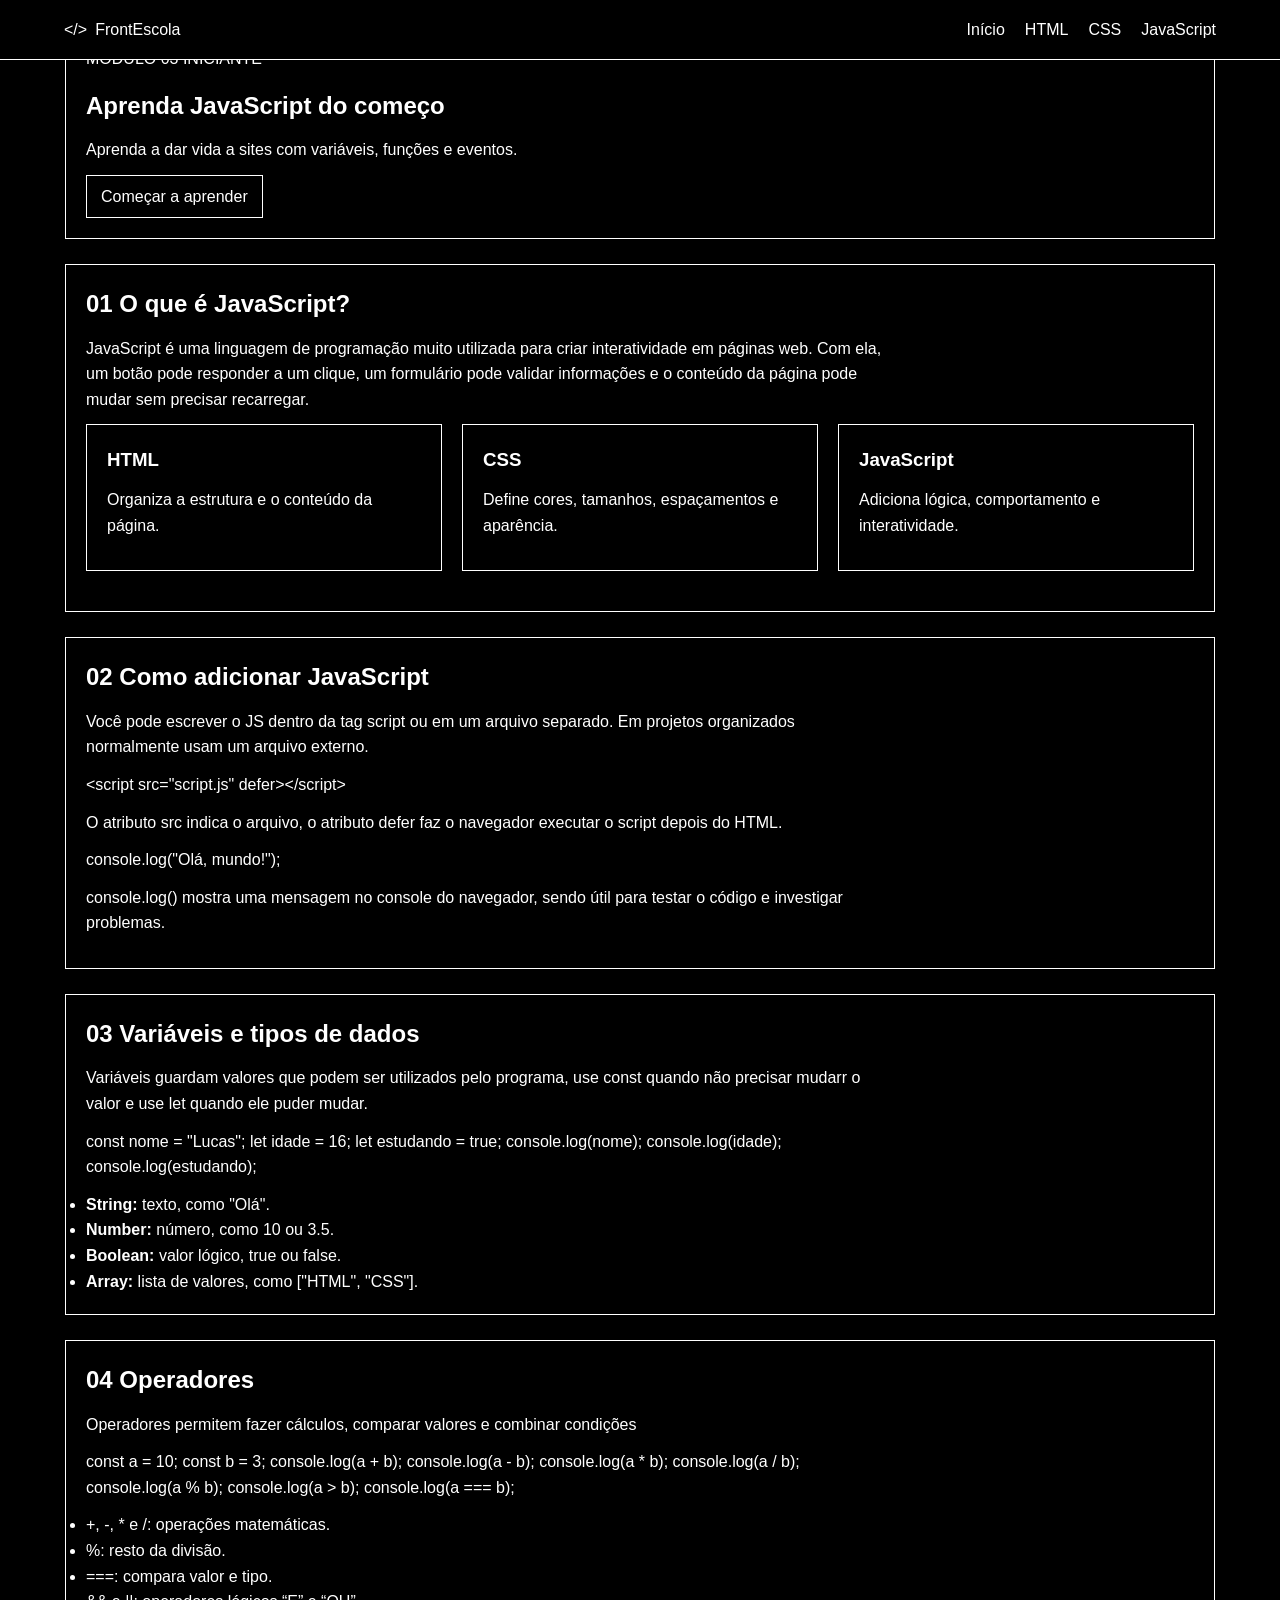
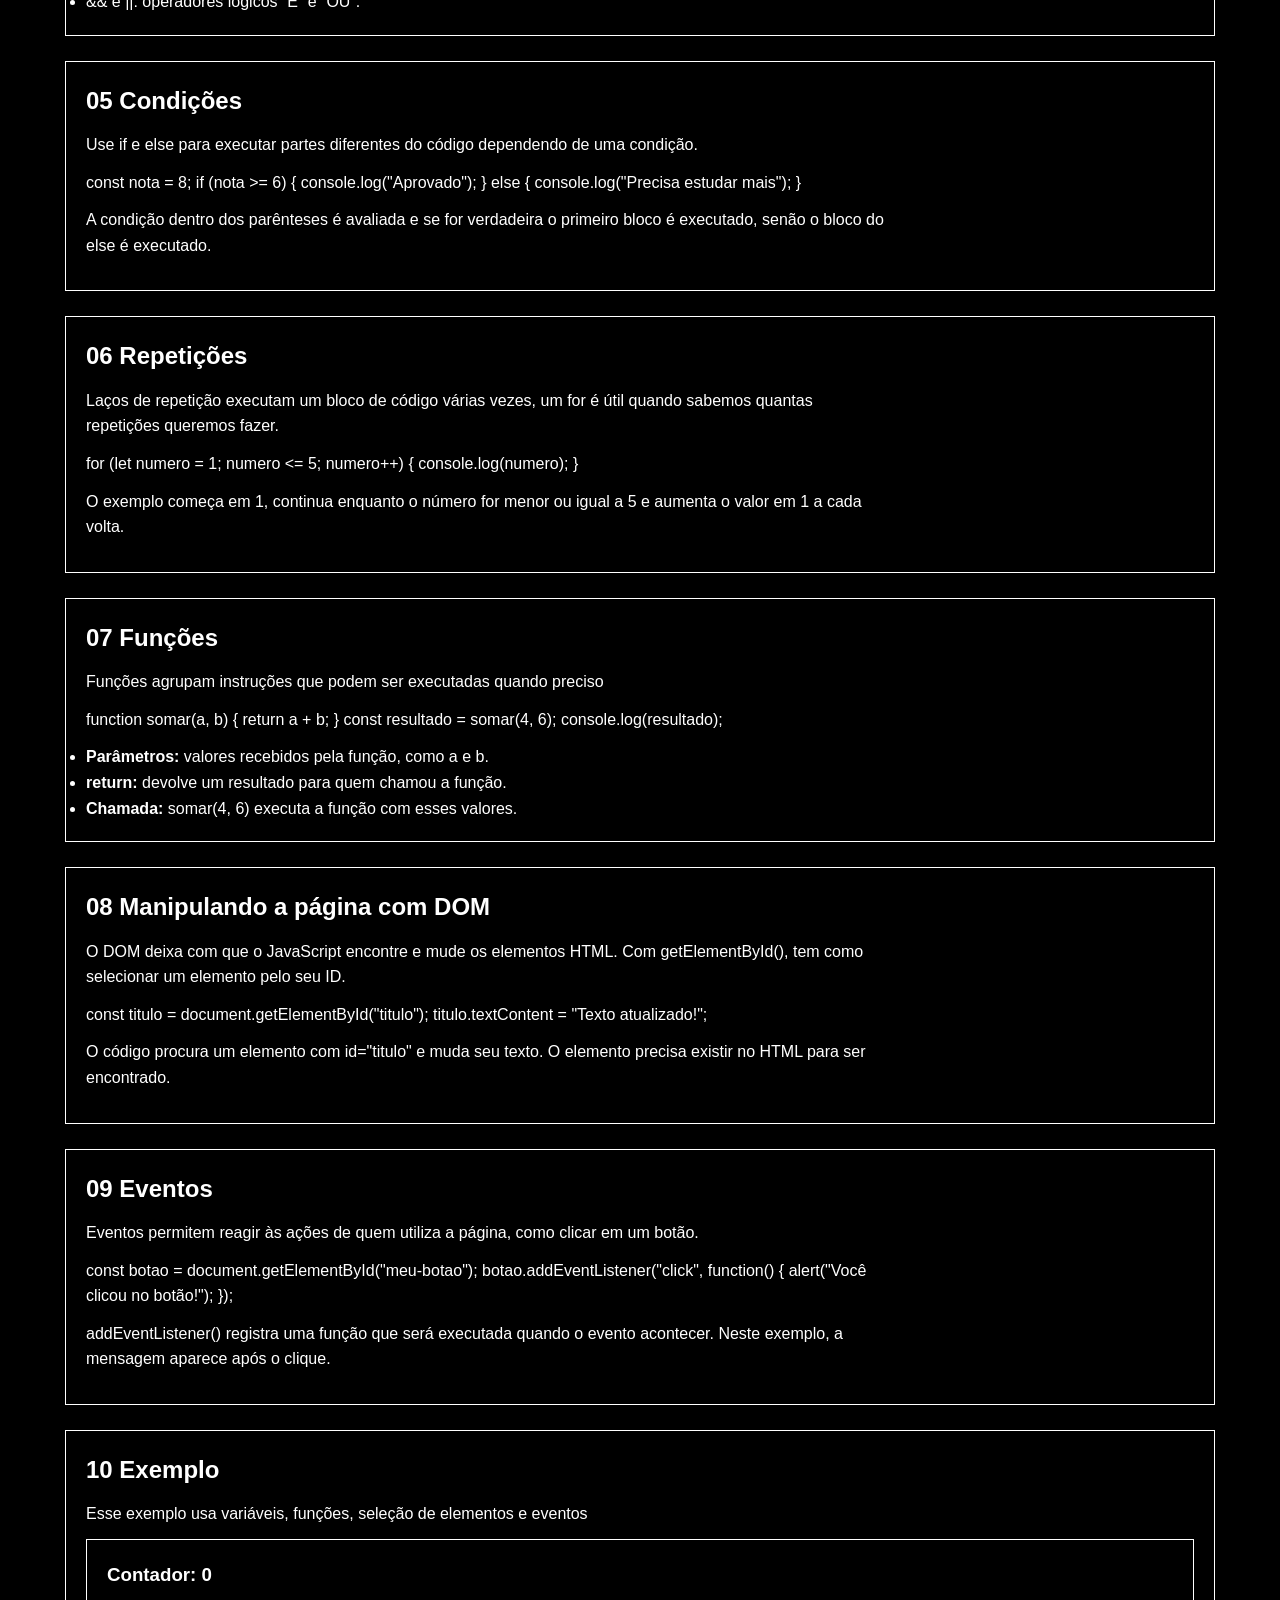
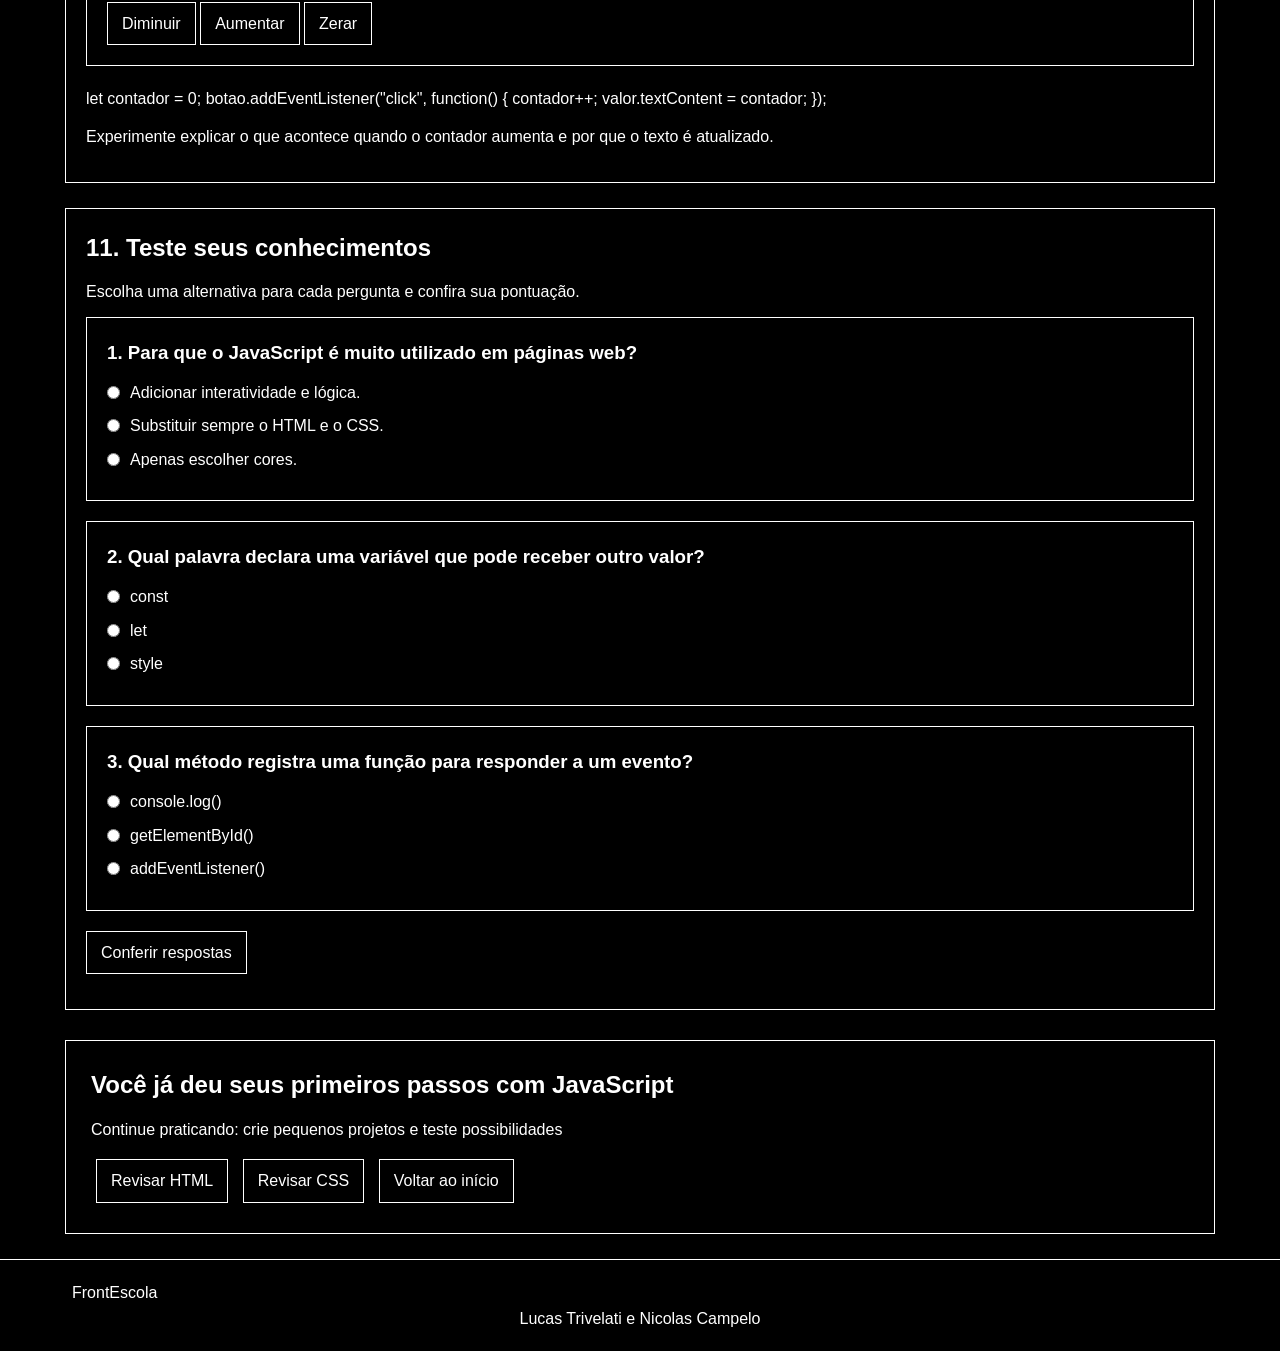
<file: jsPw.html>
<!DOCTYPE html>
<html lang="pt-BR">
<head>
    <meta charset="UTF-8">
    <meta name="viewport" content="width=device-width, initial-scale=1">
    <meta name="theme-color" content="#0b1020">
    <title>FrontEscola</title>
    <link rel="stylesheet" href="SitePWcss.css">
    <script src="SitePWjs.js" defer></script>
</head>
<body>
    <header class="cabeca">
        <a href="index.html" class="marca">
            <span class="marca-icon">&lt;/&gt;</span>
            <span>Front<span class="destaque">Escola</span></span>
        </a>
        <nav class="menugrid">
            <a href="index.html">Início</a>
            <a href="htmlPW.html">HTML</a>
            <a href="cssPW.html">CSS</a>
            <a href="jsPw.html">JavaScript</a>
        </nav>
    </header>

    <main class="aula">
        <section class="aula-sec">
            <span class="etiqueta">MÓDULO 03  INICIANTE</span>
            <h1>Aprenda <span class="destaque">JavaScript</span> do começo</h1>
            <p>Aprenda a dar vida a sites com variáveis, funções e eventos.</p>
            <a href="#introducao" class="botao-aula">Começar a aprender</a>
        </section>

        <section id="introducao" class="secao-aula">
            <h2>01 O que é JavaScript?</h2>
            <p>JavaScript é uma linguagem de programação muito utilizada para criar interatividade em páginas web. Com ela, um botão pode responder a um clique, um formulário pode validar informações e o conteúdo da página pode mudar sem precisar recarregar.</p>
            <div class="cards-tecnologia">
                <article class="codigo-card">
                    <h3>HTML</h3>
                    <p>Organiza a estrutura e o conteúdo da página.</p>
                </article>
                <article class="codigo-card">
                    <h3>CSS</h3>
                    <p>Define cores, tamanhos, espaçamentos e aparência.</p>
                </article>
                <article class="codigo-card">
                    <h3>JavaScript</h3>
                    <p>Adiciona lógica, comportamento e interatividade.</p>
                </article>
            </div>
        </section>

        <section class="secao-aula">
            <h2>02 Como adicionar JavaScript</h2>
            <p>Você pode escrever o JS dentro da tag script ou em um arquivo separado. Em projetos organizados normalmente usam um arquivo externo.</p>
            <p>&lt;script src="script.js" defer&gt;&lt;/script&gt;</p>
            <p>O atributo src indica o arquivo, o atributo defer faz o navegador executar o script depois do HTML.</p>
            <p>console.log("Olá, mundo!");</p>
            <p>console.log() mostra uma mensagem no console do navegador, sendo útil para testar o código e investigar problemas.</p>
        </section>

        <section class="secao-aula">
            <h2>03 Variáveis e tipos de dados</h2>
            <p>Variáveis guardam valores que podem ser utilizados pelo programa, use const quando não precisar mudarr o valor e use let quando ele puder mudar.</p>
            <p>const nome = "Lucas";
let idade = 16;
let estudando = true;

console.log(nome);
console.log(idade);
console.log(estudando);</p>
            <ul>
                <li><strong>String:</strong> texto, como "Olá".</li>
                <li><strong>Number:</strong> número, como 10 ou 3.5.</li>
                <li><strong>Boolean:</strong> valor lógico, true ou false.</li>
                <li><strong>Array:</strong> lista de valores, como ["HTML", "CSS"].</li>
            </ul>
        </section>

        <section class="secao-aula">
            <h2>04 Operadores</h2>
            <p>Operadores permitem fazer cálculos, comparar valores e combinar condições</p>
            <p>const a = 10;
const b = 3;

console.log(a + b);
console.log(a - b);
console.log(a * b);
console.log(a / b);
console.log(a % b);
console.log(a > b);
console.log(a === b);</p>
            <ul>
                <li>+, -, * e /: operações matemáticas.</li>
                <li>%: resto da divisão.</li>
                <li>===: compara valor e tipo.</li>
                <li>&amp;&amp; e ||: operadores lógicos “E” e “OU”.</li>
            </ul>
        </section>

        <section class="secao-aula">
            <h2>05 Condições</h2>
            <p>Use if e else para executar partes diferentes do código dependendo de uma condição.</p>
            <p>const nota = 8;

if (nota >= 6) {
    console.log("Aprovado");
} else {
    console.log("Precisa estudar mais");
}</p>
            <p>A condição dentro dos parênteses é avaliada e se for verdadeira o primeiro bloco é executado, senão o bloco do else é executado.</p>
        </section>

        <section class="secao-aula">
            <h2>06 Repetições</h2>
            <p>Laços de repetição executam um bloco de código várias vezes, um for é útil quando sabemos quantas repetições queremos fazer.</p>
            <p>for (let numero = 1; numero <= 5; numero++) {
    console.log(numero);
}</p>
            <p>O exemplo começa em 1, continua enquanto o número for menor ou igual a 5 e aumenta o valor em 1 a cada volta.</p>
        </section>

        <section class="secao-aula">
            <h2>07 Funções</h2>
            <p>Funções agrupam instruções que podem ser executadas quando preciso</p>
            <p>function somar(a, b) {
    return a + b;
}

const resultado = somar(4, 6);
console.log(resultado);</p>
            <ul>
                <li><strong>Parâmetros:</strong> valores recebidos pela função, como a e b.</li>
                <li><strong>return:</strong> devolve um resultado para quem chamou a função.</li>
                <li><strong>Chamada:</strong> somar(4, 6) executa a função com esses valores.</li>
            </ul>
        </section>

        <section class="secao-aula">
            <h2>08 Manipulando a página com DOM</h2>
            <p>O DOM deixa com que o JavaScript encontre e mude os elementos HTML. Com getElementById(), tem como selecionar um elemento pelo seu ID.</p>
            <p>const titulo = document.getElementById("titulo");
titulo.textContent = "Texto atualizado!";</p>
            <p>O código procura um elemento com id="titulo" e muda seu texto. O elemento precisa existir no HTML para ser encontrado.</p>
        </section>

        <section class="secao-aula">
            <h2>09 Eventos</h2>
            <p>Eventos permitem reagir às ações de quem utiliza a página, como clicar em um botão.</p>
            <p>const botao = document.getElementById("meu-botao");

botao.addEventListener("click", function() {
    alert("Você clicou no botão!");
});</p>
            <p>addEventListener() registra uma função que será executada quando o evento acontecer. Neste exemplo, a mensagem aparece após o clique.</p>
        </section>

        <section class="secao-aula">
            <h2>10 Exemplo</h2>
            <p>Esse exemplo usa variáveis, funções, seleção de elementos e eventos</p>
            <div class="codigo-card">
                <h3 id="contador-titulo">Contador: <span id="valor-contador">0</span></h3>
                <button type="button" class="botao-aula" id="diminuir-contador">Diminuir</button>
                <button type="button" class="botao-aula" id="aumentar-contador">Aumentar</button>
                <button type="button" class="botao-aula" id="zerar-contador">Zerar</button>
            </div>
            <p>let contador = 0;

botao.addEventListener("click", function() {
    contador++;
    valor.textContent = contador;
});</p>
            <p>Experimente explicar o que acontece quando o contador aumenta e por que o texto é atualizado.</p>
        </section>

        <section class="secao-aula">
            <h2>11. Teste seus conhecimentos</h2>
            <p>Escolha uma alternativa para cada pergunta e confira sua pontuação.</p>
            <div class="codigo-card">
                <h3>1. Para que o JavaScript é muito utilizado em páginas web?</h3>
                <label><input type="radio" name="pergunta1" value="a"> Adicionar interatividade e lógica.</label>
                <label><input type="radio" name="pergunta1" value="b"> Substituir sempre o HTML e o CSS.</label>
                <label><input type="radio" name="pergunta1" value="c"> Apenas escolher cores.</label>
            </div>
            <div class="codigo-card">
                <h3>2. Qual palavra declara uma variável que pode receber outro valor?</h3>
                <label><input type="radio" name="pergunta2" value="a"> const</label>
                <label><input type="radio" name="pergunta2" value="b"> let</label>
                <label><input type="radio" name="pergunta2" value="c"> style</label>
            </div>
            <div class="codigo-card">
                <h3>3. Qual método registra uma função para responder a um evento?</h3>
                <label><input type="radio" name="pergunta3" value="a"> console.log()</label>
                <label><input type="radio" name="pergunta3" value="b"> getElementById()</label>
                <label><input type="radio" name="pergunta3" value="c"> addEventListener()</label>
            </div>
            <button type="button" class="botao-aula" id="corrigir-quiz">Conferir respostas</button>
            <p id="resultado-quiz" aria-live="polite"></p>
        </section>

        <section class="chamada">
            <h2>Você já deu seus primeiros passos com <span>JavaScript</span></h2>
            <p>Continue praticando: crie pequenos projetos e teste possibilidades</p>
            <a href="htmlPW.html" class="botao-aula">Revisar HTML</a>
            <a href="cssPW.html" class="botao-aula">Revisar CSS</a>
            <a href="index.html" class="botao-aula">Voltar ao início</a>
        </section>
    </main>
    <footer class="rodape">
        <a href="#" class="marca">
            <span class="marca-icon"></span>
            <span>Front<span class="destaque">Escola</span></span>
        </a>

        <p class="autores">Lucas Trivelati e Nicolas Campelo</p>

    </footer>
</body>
</html>
</file>
<file: SitePWcss.css>
* {
    box-sizing: border-box;
    margin: 0;
    padding: 0;
}

html {
    scroll-behavior: smooth;
    scroll-padding-top: 80px;
}

body {
    background-color: black;
    color: white;
    font-family: Arial, sans-serif;
    line-height: 1.6;
}

a {
    color: white;
    text-decoration: none;
}

button,
input,
textarea {
    font: inherit;
}

button,
a {
    cursor: pointer;
}

h1,
h2,
h3,
p {
    margin-bottom: 12px;
}

p {
    max-width: 800px;
}

.cabeca {
    width: 100%;
    min-height: 60px;
    padding: 10px 5%;
    border-bottom: 1px solid white;
    display: flex;
    align-items: center;
    justify-content: space-between;
    gap: 20px;
    background-color: black;
    position:fixed;
    top:0;
}

.div11,
.div12,
.marca,
.menugrid {
    display: flex;
    align-items: center;
}

.marca {
    gap: 8px;
}

.menugrid {
    justify-content: center;
    flex-wrap: wrap;
    gap: 20px;
}

main {
    width: 100%;
    max-width: 1200px;
    margin: 0 auto;
    padding: 25px;
}

.sec {
    display: flex;
    align-items: center;
    justify-content: space-between;
    flex-wrap: wrap;
    gap: 30px;
    padding: 25px;
    border: 1px solid white;
    margin-bottom: 30px;
}

.secconteudo {
    flex: 1 1 300px;
    min-width: 0;
}

.sectexto {
    max-width: 600px;
}

.etiqueta {
    display: inline-flex;
    align-items: center;
    gap: 8px;
    margin-bottom: 15px;
}

.sec-botoes {
    display: flex;
    align-items: center;
    flex-wrap: wrap;
    gap: 10px;
    margin-top: 20px;
}

.botao,
.botao-aula {
    display: inline-flex;
    align-items: center;
    justify-content: center;
    gap: 8px;
    padding: 8px 14px;
    border: 1px solid white;
    background-color: black;
    color: white;
    text-align: center;
}

.codigo-card {
    min-width: 0;
    padding: 20px;
    border: 1px solid white;
    margin-bottom: 20px;
}

.sec > .codigo-card {
    flex: 1 1 300px;
}

.codigo-topo,
.janela-topo {
    display: flex;
    align-items: center;
    gap: 10px;
}

.codigo-topo {
    justify-content: space-between;
    flex-wrap: wrap;
    padding-bottom: 12px;
    border-bottom: 1px solid white;
    margin-bottom: 15px;
}

.codigo {
    overflow-x: auto;
    padding: 10px 0;
    font-family: monospace;
    white-space: nowrap;
}

.preview {
    margin-top: 20px;
    padding: 15px;
    border: 1px solid white;
}

.preview-titulo,
.preview-tag {
    display: inline-block;
}

.preview h2 {
    margin-top: 10px;
}

.logo {
    width: 100px;
    height: 100px;
}

.mini-codigo {
    display: flex;
    align-items: center;
    flex-wrap: wrap;
    gap: 5px;
    margin: 15px 0;
}

.codigo-tag,
.codigo-cor,
.codigo-comentario {
    overflow-wrap: anywhere;
}

.janela-topo {
    flex-wrap: wrap;
    padding: 10px;
    border-bottom: 1px solid white;
}

.janela-conteudo {
    padding: 15px;
}

.linha-divisoria {
    border-top: 1px solid white;
    margin: 15px 0;
}

.secao {
    margin-bottom: 40px;
}

.secao-cabecalho {
    margin-bottom: 25px;
}

.cards-tecnologia,
.comparacao-grid {
    display: grid;
    grid-template-columns: repeat(3, minmax(0, 1fr));
    gap: 20px;
}

.tecnologia-card {
    min-width: 0;
    padding: 20px;
    border: 1px solid white;
    display: flex;
    flex-direction: column;
    align-items: flex-start;
}

.icone-linguagem {
    margin-bottom: 15px;
}

.nivel {
    margin-bottom: 10px;
}

.link-card {
    display: inline-flex;
    align-items: center;
    gap: 8px;
    margin-top: auto;
    padding-top: 15px;
}

.comparacao-item {
    display: flex;
    align-items: flex-start;
    gap: 15px;
    padding: 15px;
    border: 1px solid white;
}

.comparacao-numero {
    flex-shrink: 0;
}

.exemplo-interativo {
    display: grid;
    grid-template-columns: repeat(2, minmax(0, 1fr));
    gap: 25px;
    margin-top: 30px;
    padding: 20px;
    border: 1px solid white;
}

.exemplo-conteudo,
.exemplo-visual {
    min-width: 0;
}

.trilha-lista {
    display: flex;
    flex-direction: column;
    gap: 12px;
}

.trilha-item {
    display: flex;
    align-items: center;
    gap: 15px;
    padding: 15px;
    border: 1px solid white;
}


.aula {
    width: 100%;
}

.aula-sec,
.secao-aula {
    padding: 20px;
    border: 1px solid white;
    margin-bottom: 25px;
}

.container {
    width: 100%;
    max-width: 1000px;
    margin: 0 auto;
}

.grade-aula,
.grade {
    display: grid;
    grid-template-columns: repeat(2, minmax(0, 1fr));
    gap: 20px;
}

.cartao-aula {
    min-width: 0;
    padding: 18px;
    border: 1px solid white;
}

.lista-tags {
    display: flex;
    flex-wrap: wrap;
    gap: 10px;
}

.passo {
    display: flex;
    align-items: flex-start;
    gap: 15px;
    margin-bottom: 20px;
}

.passo-numero {
    flex-shrink: 0;
}

.numero-aula {
    display: inline-block;
    margin-right: 8px;
}

.nota {
    padding: 15px;
    border: 1px solid white;
    margin: 15px 0;
}

.final-aula,
.chamada {
    padding: 25px;
    border: 1px solid white;
    margin-top: 30px;
}

.final-aula a,
.chamada a {
    margin: 5px;
}

.editor-abas {
    display: flex;
    flex-wrap: wrap;
    gap: 8px;
    margin-bottom: 15px;
}

.editor-abas button {
    padding: 8px 15px;
    border: 1px solid white;
    background-color: black;
    color: white;
}

.editor-painel {
    width: 100%;
    min-width: 0;
}

.editor-painel[hidden] {
    display: none;
}

.editor-painel textarea,
textarea {
    display: block;
    width: 100%;
    min-height: 180px;
    padding: 12px;
    border: 1px solid white;
    background-color: black;
    color: white;
    resize: vertical;
}

#resultado-codigo {
    display: block;
    width: 100%;
    min-height: 250px;
    border: 1px solid white;
    background-color: white;
}

.quiz {
    display: flex;
    flex-direction: column;
    gap: 15px;
}

.quiz label,
.codigo-card label {
    display: flex;
    align-items: flex-start;
    gap: 10px;
    margin: 8px 0;
}

input[type="radio"],
input[type="checkbox"] {
    flex-shrink: 0;
    margin-top: 6px;
}

#resultado-quiz,
#resultado-exemplo {
    margin-top: 15px;
}

.rodape {
    padding: 20px 5%;
    border-top: 1px solid white;
    text-align: center;
}

.rodape p {
    max-width: none;
    margin: 0;
}

@media (max-width: 800px) {
    .cards-tecnologia,
    .comparacao-grid {
        grid-template-columns: repeat(2, minmax(0, 1fr));
    }

    .exemplo-interativo {
        grid-template-columns: 1fr;
    }

    .cabeca {
        flex-direction: column;
        justify-content: center;
    }

    .menugrid {
        gap: 15px;
    }
}

@media (max-width: 550px) {
    main {
        padding: 12px;
    }

    .sec,
    .aula-sec,
    .secao-aula {
        padding: 15px;
    }

    .cards-tecnologia,
    .comparacao-grid,
    .grade-aula,
    .grade {
        grid-template-columns: 1fr;
    }

    .sec-botoes {
        align-items: stretch;
        flex-direction: column;
    }

    .sec-botoes .botao {
        width: 100%;
    }

    .menugrid {
        gap: 12px;
    }

    .codigo-card {
        padding: 12px;
    }

    .trilha-item {
        gap: 10px;
    }
}
</file>
